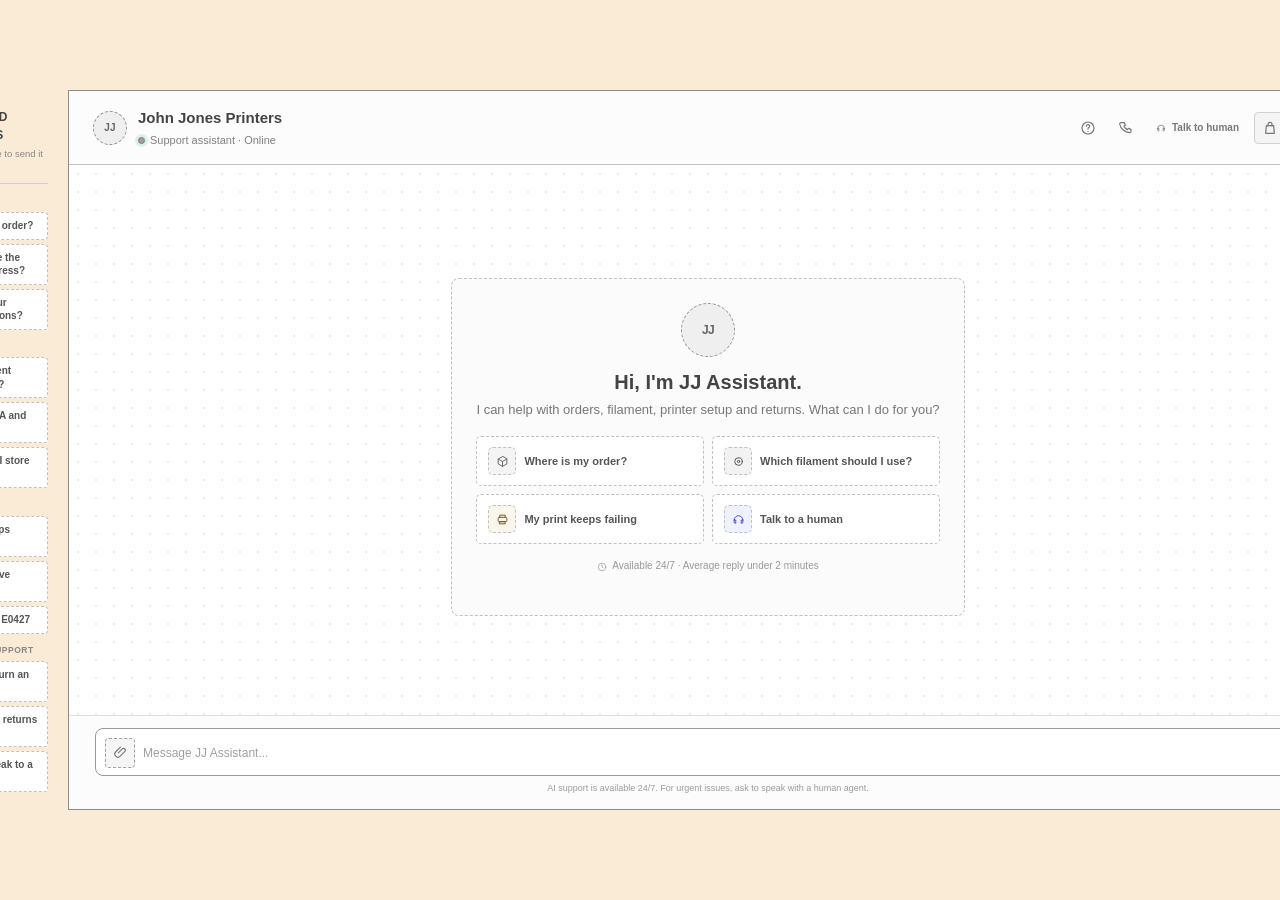
<file: wireframe/high-fidelity/index.html>
<!DOCTYPE html>
<html lang="en-GB">
<head>
    <meta charset="UTF-8">
    <meta name="viewport" content="width=device-width, initial-scale=1.0">
    <meta name="theme-color" content="#faebd7">
    <meta name="description" content="Chatbot wireframe for John Jones Printers customer support.">
    <title>Customer Support Chatbot · John Jones Printers</title>
    <link rel="icon" href="data:image/svg+xml,%3Csvg xmlns='http://www.w3.org/2000/svg' viewBox='0 0 64 64'%3E%3Crect width='64' height='64' fill='%23efefef' stroke='%238f8f8f' stroke-dasharray='4 3'/%3E%3Ctext x='32' y='43' text-anchor='middle' font-family='Arial,sans-serif' font-size='26' font-weight='700' fill='%23666666'%3EJJ%3C/text%3E%3C/svg%3E">
    <link rel="stylesheet" href="style.css">
    <link rel="stylesheet" href="wireframe.css">
</head>
<body>
<a class="skip-link" href="#messages">Skip to conversation</a>

    <aside class="seed-panel" aria-label="Valid seed messages">
        <div class="seed-head">
            <h2>Valid seed messages</h2>
            <p>Click a message to send it into the chat.</p>
        </div>

        <div class="seed-group">
            <h3>Orders</h3>
            <button class="seed-item" type="button" data-seed-message="Where is my order?">Where is my order?</button>
            <button class="seed-item" type="button" data-seed-message="Can I change the delivery address on my order? It has already shipped.">Can I change the delivery address?</button>
            <button class="seed-item" type="button" data-seed-message="What are your delivery options?">What are your delivery options?</button>
        </div>

        <div class="seed-group">
            <h3>Filament</h3>
            <button class="seed-item" type="button" data-seed-message="I'm looking for black PLA filament">Which filament should I use?</button>
            <button class="seed-item" type="button" data-seed-message="Can you compare PLA and PLA+?">Compare PLA and PLA+</button>
            <button class="seed-item" type="button" data-seed-message="How should I store PLA?">How should I store PLA?</button>
        </div>

        <div class="seed-group">
            <h3>Printing</h3>
            <button class="seed-item" type="button" data-seed-message="My print keeps failing halfway through">My print keeps failing</button>
            <button class="seed-item" type="button" data-seed-message="My prints have stringing">My prints have stringing</button>
            <button class="seed-item" type="button" data-seed-message="My printer is showing error code E0427. What does it mean?">Printer error E0427</button>
        </div>

        <div class="seed-group">
            <h3>Returns &amp; support</h3>
            <button class="seed-item" type="button" data-seed-message="I'd like to return an item">I'd like to return an item</button>
            <button class="seed-item" type="button" data-seed-message="What is your returns policy?">What is your returns policy?</button>
            <button class="seed-item" type="button" data-seed-message="I need to speak to a human">I need to speak to a human</button>
        </div>
    </aside>

<div id="main">
    <section class="chat-card" aria-label="Customer support conversation">
        <header class="chat-header">
            <div class="chat-identity">
                <div class="brand-mark" id="chatAvatar" aria-hidden="true">JJ</div>
                <div class="chat-heading">
                    <h1 id="chatTitle">John Jones Printers</h1>
                    <p id="chatStatus"><span class="status-dot online" aria-hidden="true"></span> Support assistant · Online</p>
                </div>
            </div>
            <div class="chat-actions">
                <button class="icon-btn chat-action" id="faqBtn" type="button" aria-label="Open help centre">
                    <span data-icon="help"></span>
                </button>
                <button class="icon-btn chat-action" id="voiceBtn" type="button" aria-label="Start a voice call">
                    <span data-icon="phone"></span>
                </button>
                <button class="btn btn-quiet chat-action transfer-action" type="button" data-action="transfer">
                    <span data-icon="headset"></span>
                    <span class="chat-action-label">Talk to human</span>
                </button>
                <button class="icon-btn cart-btn" id="cartBtn" type="button" aria-label="Open cart">
                    <span data-icon="bag"></span>
                    <span class="cart-count" id="cartCount" hidden>0</span>
                </button>
                <div class="chat-menu-wrap">
                    <button class="icon-btn" id="chatMenuBtn" type="button" aria-label="Conversation options" aria-expanded="false" aria-controls="chatMenu">
                        <span data-icon="more"></span>
                    </button>
                    <div class="menu-popover" id="chatMenu" hidden>
                        <button type="button" data-action="download-transcript">
                            <span data-icon="download"></span> Download transcript
                        </button>
                        <button type="button" data-action="email-transcript">
                            <span data-icon="mail"></span> Email transcript
                        </button>
                        <button type="button" data-action="report">
                            <span data-icon="flag"></span> Report a problem
                        </button>
                    </div>
                </div>
            </div>
        </header>

        <div class="messages" id="messages" role="log" aria-live="polite" aria-relevant="additions" tabindex="0"></div>

        <div class="quick-replies" id="quickReplies" aria-label="Suggested replies"></div>

        <footer class="composer-wrap">
            <div class="attachment-preview" id="attachmentPreview" hidden></div>
            <form class="composer" id="composer">
                <button class="icon-btn attach-btn" id="attachBtn" type="button" aria-label="Attach a file">
                    <span data-icon="paperclip"></span>
                </button>
                <input type="file" id="fileInput" hidden>
                <label class="sr-only" for="messageInput">Message JJ Assistant</label>
                <textarea id="messageInput" rows="1" placeholder="Message JJ Assistant..." autocomplete="off"></textarea>
                <button class="send-btn" id="sendBtn" type="submit" aria-label="Send message" disabled>
                    <span data-icon="send"></span>
                </button>
            </form>
            <p class="disclaimer" id="composerNote">Automated support assistant. For urgent issues, ask to speak with a human agent.</p>
        </footer>
    </section>
</div>

<!-- Product detail -->
<div class="modal-backdrop" id="productModal" hidden>
    <div class="modal product-modal" role="dialog" aria-modal="true" aria-labelledby="productTitle">
        <button class="modal-close" type="button" data-close aria-label="Close product details"><span data-icon="x"></span></button>
        <div class="product-modal-grid">
            <div class="product-modal-visual" id="productModalVisual"></div>
            <div class="product-modal-info">
                <span class="eyebrow" id="productTag">John Jones filament</span>
                <h2 id="productTitle">Basic PLA</h2>
                <div class="rating-row" id="productRating"></div>
                <p class="product-description" id="productDescription"></p>
                <ul class="feature-list">
                    <li><span data-icon="check"></span> 1.75 mm diameter, ±0.02 mm tolerance</li>
                    <li><span data-icon="check"></span> Consistent extrusion from first layer to last</li>
                    <li><span data-icon="check"></span> Recyclable cardboard spool</li>
                </ul>
                <div class="purchase-row">
                    <strong class="modal-price" id="productPrice">£19.99</strong>
                    <div class="qty-stepper" aria-label="Quantity">
                        <button type="button" data-qty="down" aria-label="Decrease quantity"><span data-icon="minus"></span></button>
                        <span id="productQty">1</span>
                        <button type="button" data-qty="up" aria-label="Increase quantity"><span data-icon="plus"></span></button>
                    </div>
                </div>
                <button class="btn btn-primary btn-block" id="productAdd" type="button">
                    <span data-icon="bag"></span>
                    Add to cart
                </button>
                <p class="stock-note" id="productStock">In stock · dispatched today</p>
            </div>
        </div>
    </div>
</div>

<!-- Help centre -->
<div class="modal-backdrop" id="faqModal" hidden>
    <div class="modal faq-modal" role="dialog" aria-modal="true" aria-labelledby="faqTitle">
        <header class="modal-header">
            <div>
                <span class="eyebrow">Support library</span>
                <h2 id="faqTitle">Help centre</h2>
            </div>
            <button class="icon-btn" type="button" data-close aria-label="Close help centre"><span data-icon="x"></span></button>
        </header>
        <div class="faq-search">
            <span data-icon="search"></span>
            <label class="sr-only" for="faqSearch">Search help articles</label>
            <input id="faqSearch" type="search" placeholder="Search orders, filament, returns...">
        </div>
        <div class="faq-list" id="faqList"></div>
        <footer class="modal-footer">
            <p>Can't find what you need?</p>
            <button class="btn btn-primary" id="faqAsk" type="button">
                <span data-icon="sparkle"></span>
                Ask JJ Assistant
            </button>
        </footer>
    </div>
</div>

<!-- Cart -->
<div class="modal-backdrop" id="cartModal" hidden>
    <div class="modal cart-modal" role="dialog" aria-modal="true" aria-labelledby="cartTitle">
        <header class="modal-header">
            <div>
                <span class="eyebrow">Your basket</span>
                <h2 id="cartTitle">Cart</h2>
            </div>
            <button class="icon-btn" type="button" data-close aria-label="Close cart"><span data-icon="x"></span></button>
        </header>
        <div class="cart-body" id="cartBody"></div>
        <footer class="cart-footer" id="cartFooter">
            <div class="cart-total-row">
                <span>Subtotal</span>
                <strong id="cartSubtotal">£0.00</strong>
            </div>
            <p>Shipping and taxes calculated at checkout.</p>
            <button class="btn btn-primary btn-block" id="checkoutBtn" type="button">Go to checkout</button>
        </footer>
    </div>
</div>

<!-- Voice call -->
<div class="modal-backdrop" id="voiceModal" hidden>
    <div class="modal voice-modal" role="dialog" aria-modal="true" aria-labelledby="voiceTitle">
        <button class="modal-close" type="button" data-close aria-label="Close voice call"><span data-icon="x"></span></button>
        <div class="voice-orb" id="voiceOrb" aria-hidden="true">
            <span data-icon="waveform"></span>
        </div>
        <span class="eyebrow">Voice support</span>
        <h2 id="voiceTitle">JJ Assistant</h2>
        <p class="voice-status" id="voiceStatus">Connecting securely…</p>
        <div class="waveform" id="waveform" aria-hidden="true">
            <span></span><span></span><span></span><span></span><span></span><span></span><span></span><span></span><span></span>
        </div>
        <p class="call-timer" id="callTimer">00:00</p>
        <div class="voice-actions">
            <button class="call-btn" id="muteBtn" type="button" aria-label="Mute microphone" aria-pressed="false">
                <span data-icon="mic"></span>
            </button>
            <button class="call-btn call-end" id="endCallBtn" type="button" aria-label="End call">
                <span data-icon="phone-off"></span>
            </button>
        </div>
        <p class="voice-hint">Voice support is simulated in this wireframe.</p>
    </div>
</div>

<!-- Video -->
<div class="modal-backdrop" id="videoModal" hidden>
    <div class="modal video-modal" role="dialog" aria-modal="true" aria-labelledby="videoTitle">
        <button class="modal-close" type="button" data-close aria-label="Close video"><span data-icon="x"></span></button>
        <div class="video-player" id="videoPlayer">
            <div class="video-poster" id="videoPoster">
                <span class="video-badge">2 min fix</span>
                <button class="play-btn" id="playBtn" type="button" aria-label="Play video">
                    <span data-icon="play"></span>
                </button>
            </div>
            <div class="video-controls">
                <button class="icon-btn" id="videoToggle" type="button" aria-label="Pause video"><span data-icon="pause"></span></button>
                <div class="video-track" aria-hidden="true"><span id="videoProgress"></span></div>
                <span class="video-time" id="videoTime">0:00 / 1:42</span>
            </div>
        </div>
        <h2 id="videoTitle">Fixing layer shifts on a 3D printer</h2>
        <p>A short walkthrough covering belt tension, print speed and first-layer adhesion.</p>
    </div>
</div>

<div class="toast" id="toast" role="status" aria-live="polite"></div>

<script src="app.js"></script>
</body>
</html>
</file>
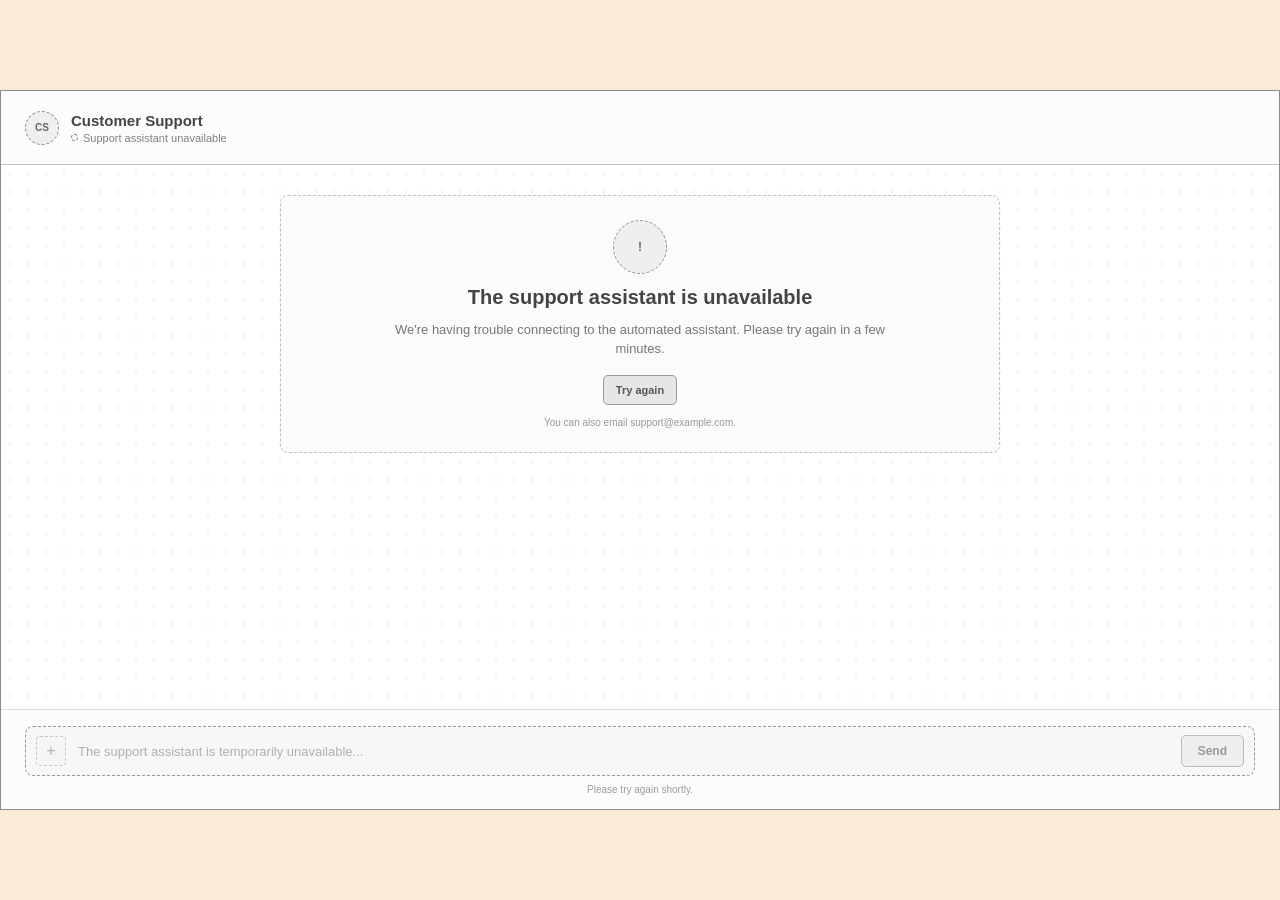
<file: wireframe/chatbot-unavailable.html>
<!DOCTYPE html>
<html lang="en">
<head>
    <meta charset="UTF-8">
    <meta name="viewport" content="width=device-width, initial-scale=1.0">
    <title>Chatbot Unavailable - Customer Support Wireframe</title>
    <link rel="stylesheet" href="style.css">
</head>
<body>
    <div id="main">
        <section class="chat">
            <header class="chat-header">
                <div class="avatar" aria-hidden="true">CS</div>
                <div class="chat-title">
                    <strong>Customer Support</strong>
                    <span class="status">
                        <span class="status-dot offline" aria-hidden="true"></span>
                        Support assistant unavailable
                    </span>
                </div>
            </header>

            <div class="messages">
                <div class="welcome-panel">
                    <div class="welcome-avatar" aria-hidden="true">!</div>
                    <h1 class="welcome-title">The support assistant is unavailable</h1>
                    <p class="welcome-text">We're having trouble connecting to the automated assistant. Please try again in a few minutes.</p>

                    <div class="welcome-actions">
                        <button type="button" class="secondary-btn primary">Try again</button>
                    </div>

                    <p class="welcome-meta">You can also email support@example.com.</p>
                </div>
            </div>

            <footer class="composer-wrap">
                <div class="composer is-disabled">
                    <button type="button" class="attach-btn" aria-label="Attach a file" disabled>+</button>
                    <div class="input-placeholder">The support assistant is temporarily unavailable...</div>
                    <button type="button" class="send-btn" disabled>Send</button>
                </div>
                <p class="disclaimer">Please try again shortly.</p>
            </footer>
        </section>
    </div>
</body>
</html>
</file>
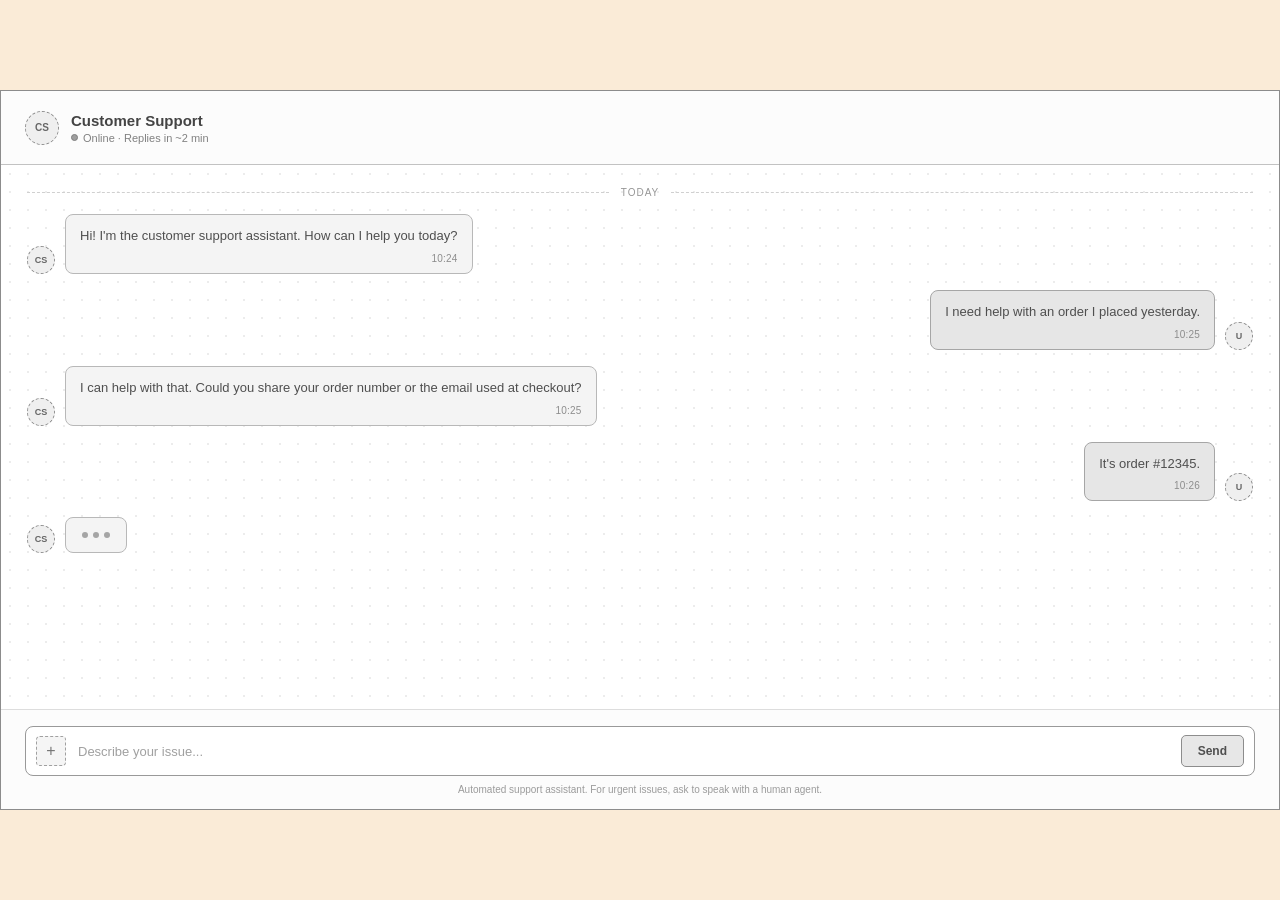
<file: wireframe/default.html>
<!DOCTYPE html>
<html lang="en">
<head>
    <meta charset="UTF-8">
    <meta name="viewport" content="width=device-width, initial-scale=1.0">
    <title>Customer Support Chatbot Wireframe</title>
    <link rel="stylesheet" href="style.css">
</head>
<body>
    <div id="main">
        <!-- Main chat panel -->
        <section class="chat">
            <header class="chat-header">
                <div class="avatar" aria-hidden="true">CS</div>
                <div class="chat-title">
                    <strong>Customer Support</strong>
                    <span class="status">
                        <span class="status-dot" aria-hidden="true"></span>
                        Online &middot; Replies in ~2 min
                    </span>
                </div>
            </header>

            <div class="messages">
                <div class="date-divider"><span>Today</span></div>

                <div class="message bot">
                    <div class="avatar small" aria-hidden="true">CS</div>
                    <div class="bubble">
                        <p>Hi! I'm the customer support assistant. How can I help you today?</p>
                        <span class="time">10:24</span>
                    </div>
                </div>

                <div class="message user">
                    <div class="avatar small" aria-hidden="true">U</div>
                    <div class="bubble">
                        <p>I need help with an order I placed yesterday.</p>
                        <span class="time">10:25</span>
                    </div>
                </div>

                <div class="message bot">
                    <div class="avatar small" aria-hidden="true">CS</div>
                    <div class="bubble">
                        <p>I can help with that. Could you share your order number or the email used at checkout?</p>
                        <span class="time">10:25</span>
                    </div>
                </div>

                <div class="message user">
                    <div class="avatar small" aria-hidden="true">U</div>
                    <div class="bubble">
                        <p>It's order #12345.</p>
                        <span class="time">10:26</span>
                    </div>
                </div>

                <div class="message bot typing">
                    <div class="avatar small" aria-hidden="true">CS</div>
                    <div class="bubble" aria-label="Support assistant is typing">
                        <span class="typing-dot"></span>
                        <span class="typing-dot"></span>
                        <span class="typing-dot"></span>
                    </div>
                </div>
            </div>

            <footer class="composer-wrap">
                <div class="composer">
                    <button type="button" class="attach-btn" aria-label="Attach a file">+</button>
                    <div class="input-placeholder">Describe your issue...</div>
                    <button type="button" class="send-btn">Send</button>
                </div>
                <p class="disclaimer">Automated support assistant. For urgent issues, ask to speak with a human agent.</p>
            </footer>
        </section>
    </div>
</body>
</html>
</file>
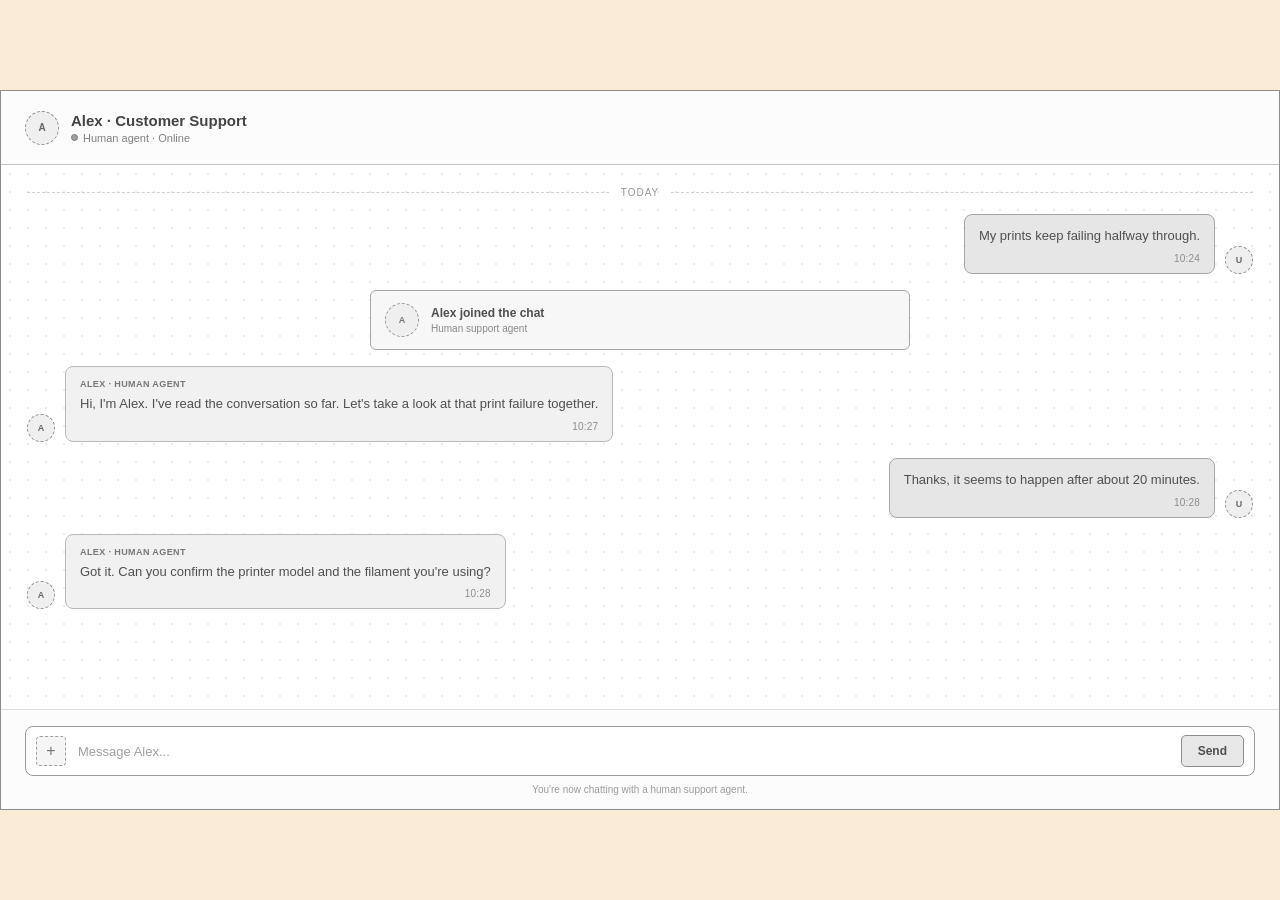
<file: wireframe/human-joined.html>
<!DOCTYPE html>
<html lang="en">
<head>
    <meta charset="UTF-8">
    <meta name="viewport" content="width=device-width, initial-scale=1.0">
    <title>Human Joined - Customer Support Wireframe</title>
    <link rel="stylesheet" href="style.css">
</head>
<body>
    <div id="main">
        <section class="chat">
            <header class="chat-header">
                <div class="avatar" aria-hidden="true">A</div>
                <div class="chat-title">
                    <strong>Alex &middot; Customer Support</strong>
                    <span class="status">
                        <span class="status-dot" aria-hidden="true"></span>
                        Human agent &middot; Online
                    </span>
                </div>
            </header>

            <div class="messages">
                <div class="date-divider"><span>Today</span></div>

                <div class="message user">
                    <div class="avatar small" aria-hidden="true">U</div>
                    <div class="bubble">
                        <p>My prints keep failing halfway through.</p>
                        <span class="time">10:24</span>
                    </div>
                </div>

                <div class="transfer-notice connected">
                    <div class="transfer-icon" aria-hidden="true">A</div>
                    <div class="transfer-info">
                        <strong class="transfer-title">Alex joined the chat</strong>
                        <span class="transfer-meta">Human support agent</span>
                    </div>
                </div>

                <div class="message agent">
                    <div class="avatar small" aria-hidden="true">A</div>
                    <div class="bubble">
                        <span class="sender">Alex &middot; Human agent</span>
                        <p>Hi, I'm Alex. I've read the conversation so far. Let's take a look at that print failure together.</p>
                        <span class="time">10:27</span>
                    </div>
                </div>

                <div class="message user">
                    <div class="avatar small" aria-hidden="true">U</div>
                    <div class="bubble">
                        <p>Thanks, it seems to happen after about 20 minutes.</p>
                        <span class="time">10:28</span>
                    </div>
                </div>

                <div class="message agent">
                    <div class="avatar small" aria-hidden="true">A</div>
                    <div class="bubble">
                        <span class="sender">Alex &middot; Human agent</span>
                        <p>Got it. Can you confirm the printer model and the filament you're using?</p>
                        <span class="time">10:28</span>
                    </div>
                </div>
            </div>

            <footer class="composer-wrap">
                <div class="composer">
                    <button type="button" class="attach-btn" aria-label="Attach a file">+</button>
                    <div class="input-placeholder">Message Alex...</div>
                    <button type="button" class="send-btn">Send</button>
                </div>
                <p class="disclaimer">You're now chatting with a human support agent.</p>
            </footer>
        </section>
    </div>
</body>
</html>
</file>
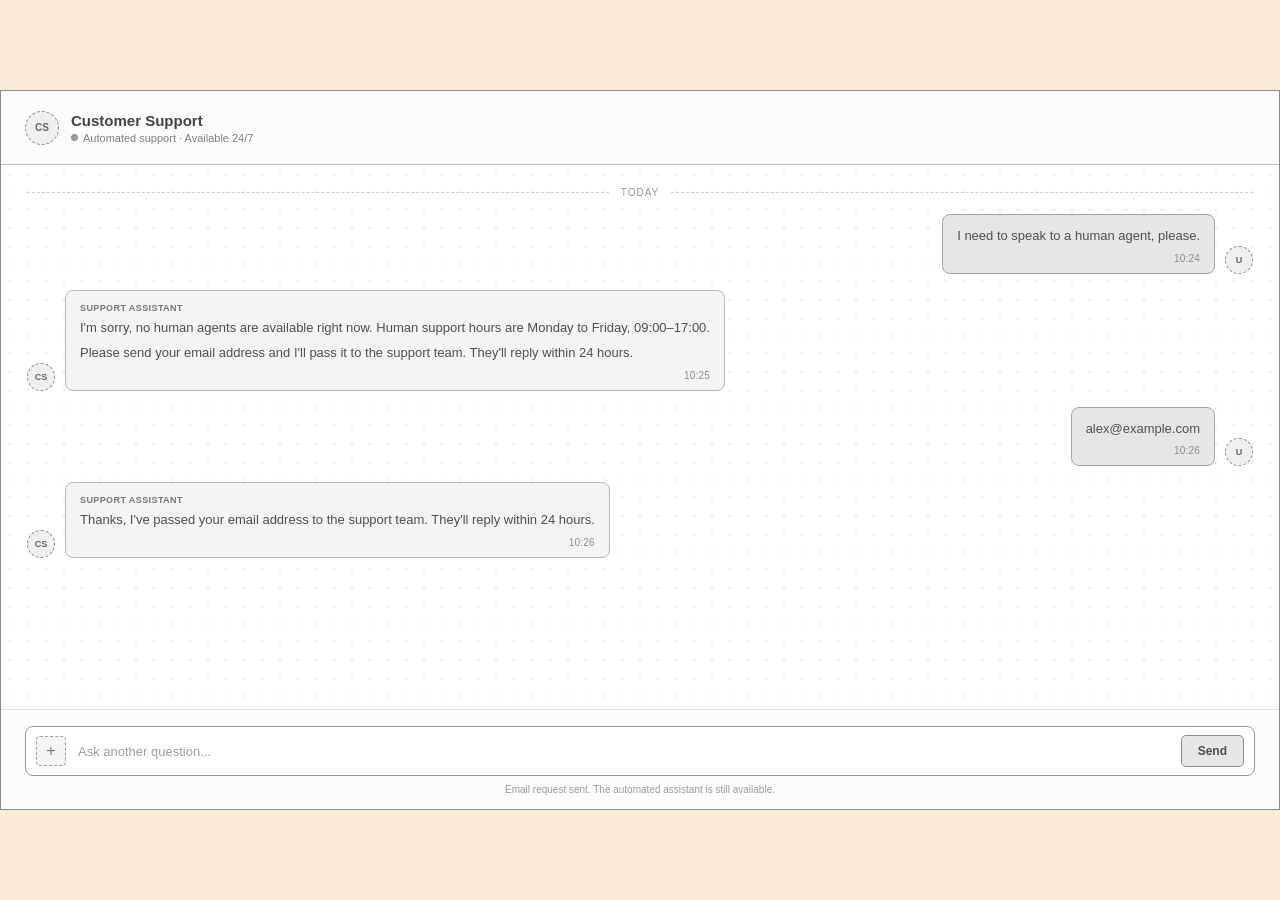
<file: wireframe/human-unavailable.html>
<!DOCTYPE html>
<html lang="en">
<head>
    <meta charset="UTF-8">
    <meta name="viewport" content="width=device-width, initial-scale=1.0">
    <title>Human Unavailable - Customer Support Wireframe</title>
    <link rel="stylesheet" href="style.css">
</head>
<body>
    <div id="main">
        <section class="chat">
            <header class="chat-header">
                <div class="avatar" aria-hidden="true">CS</div>
                <div class="chat-title">
                    <strong>Customer Support</strong>
                    <span class="status">
                        <span class="status-dot" aria-hidden="true"></span>
                        Automated support &middot; Available 24/7
                    </span>
                </div>
            </header>

            <div class="messages">
                <div class="date-divider"><span>Today</span></div>

                <div class="message user">
                    <div class="avatar small" aria-hidden="true">U</div>
                    <div class="bubble">
                        <p>I need to speak to a human agent, please.</p>
                        <span class="time">10:24</span>
                    </div>
                </div>

                <div class="message bot">
                    <div class="avatar small" aria-hidden="true">CS</div>
                    <div class="bubble">
                        <span class="sender">Support assistant</span>
                        <p>I'm sorry, no human agents are available right now. Human support hours are Monday to Friday, 09:00&ndash;17:00.</p>
                        <p>Please send your email address and I'll pass it to the support team. They'll reply within 24 hours.</p>
                        <span class="time">10:25</span>
                    </div>
                </div>

                <div class="message user">
                    <div class="avatar small" aria-hidden="true">U</div>
                    <div class="bubble">
                        <p>alex@example.com</p>
                        <span class="time">10:26</span>
                    </div>
                </div>

                <div class="message bot">
                    <div class="avatar small" aria-hidden="true">CS</div>
                    <div class="bubble">
                        <span class="sender">Support assistant</span>
                        <p>Thanks, I've passed your email address to the support team. They'll reply within 24 hours.</p>
                        <span class="time">10:26</span>
                    </div>
                </div>
            </div>

            <footer class="composer-wrap">
                <div class="composer">
                    <button type="button" class="attach-btn" aria-label="Attach a file">+</button>
                    <div class="input-placeholder">Ask another question...</div>
                    <button type="button" class="send-btn">Send</button>
                </div>
                <p class="disclaimer">Email request sent. The automated assistant is still available.</p>
            </footer>
        </section>
    </div>
</body>
</html>
</file>
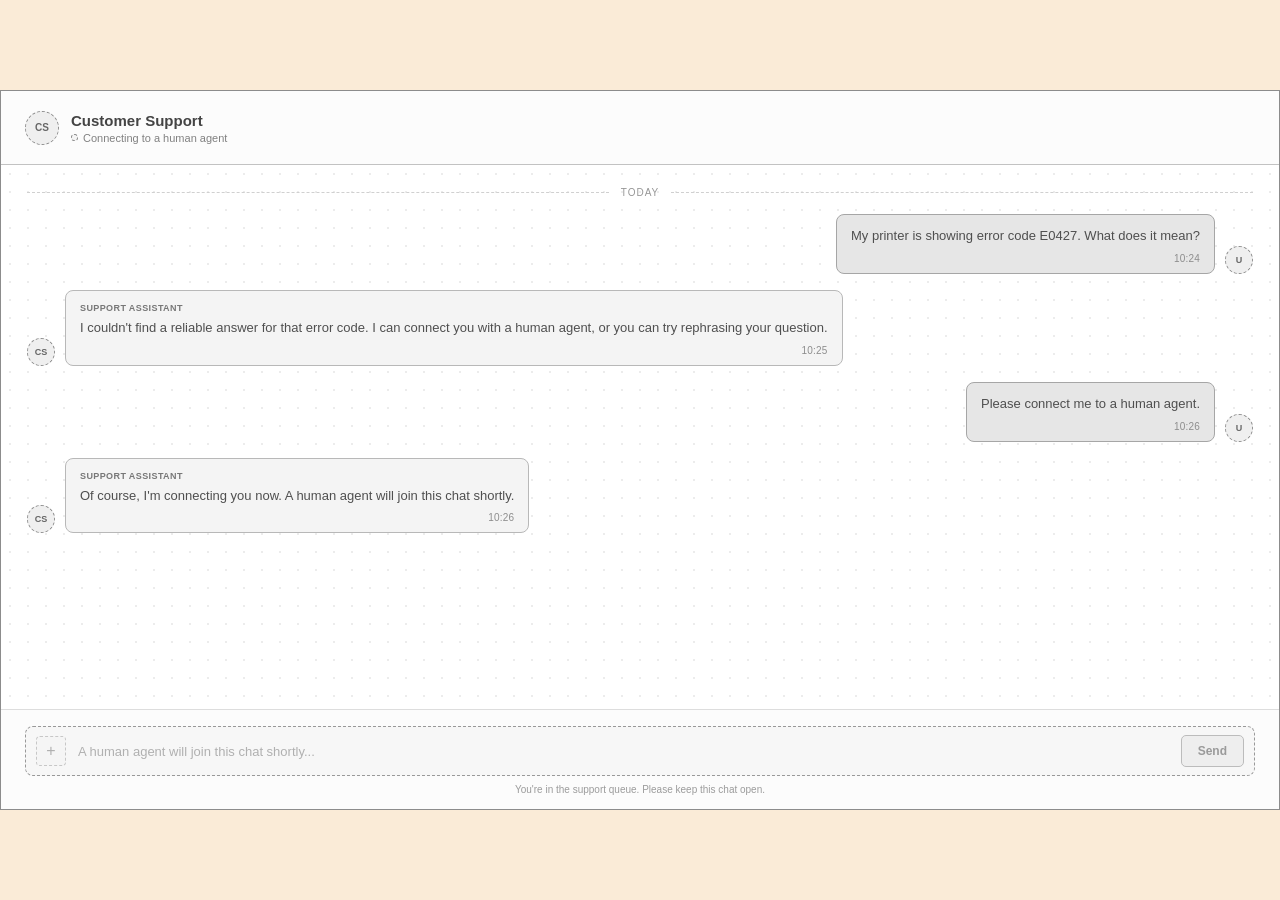
<file: wireframe/no-answer.html>
<!DOCTYPE html>
<html lang="en">
<head>
    <meta charset="UTF-8">
    <meta name="viewport" content="width=device-width, initial-scale=1.0">
    <title>No Answer - Customer Support Wireframe</title>
    <link rel="stylesheet" href="style.css">
</head>
<body>
    <div id="main">
        <section class="chat">
            <header class="chat-header">
                <div class="avatar" aria-hidden="true">CS</div>
                <div class="chat-title">
                    <strong>Customer Support</strong>
                    <span class="status">
                        <span class="status-dot pending" aria-hidden="true"></span>
                        Connecting to a human agent
                    </span>
                </div>
            </header>

            <div class="messages">
                <div class="date-divider"><span>Today</span></div>

                <div class="message user">
                    <div class="avatar small" aria-hidden="true">U</div>
                    <div class="bubble">
                        <p>My printer is showing error code E0427. What does it mean?</p>
                        <span class="time">10:24</span>
                    </div>
                </div>

                <div class="message bot">
                    <div class="avatar small" aria-hidden="true">CS</div>
                    <div class="bubble">
                        <span class="sender">Support assistant</span>
                        <p>I couldn't find a reliable answer for that error code. I can connect you with a human agent, or you can try rephrasing your question.</p>
                        <span class="time">10:25</span>
                    </div>
                </div>

                <div class="message user">
                    <div class="avatar small" aria-hidden="true">U</div>
                    <div class="bubble">
                        <p>Please connect me to a human agent.</p>
                        <span class="time">10:26</span>
                    </div>
                </div>

                <div class="message bot">
                    <div class="avatar small" aria-hidden="true">CS</div>
                    <div class="bubble">
                        <span class="sender">Support assistant</span>
                        <p>Of course, I'm connecting you now. A human agent will join this chat shortly.</p>
                        <span class="time">10:26</span>
                    </div>
                </div>
            </div>

            <footer class="composer-wrap">
                <div class="composer is-disabled">
                    <button type="button" class="attach-btn" aria-label="Attach a file" disabled>+</button>
                    <div class="input-placeholder">A human agent will join this chat shortly...</div>
                    <button type="button" class="send-btn" disabled>Send</button>
                </div>
                <p class="disclaimer">You're in the support queue. Please keep this chat open.</p>
            </footer>
        </section>
    </div>
</body>
</html>
</file>
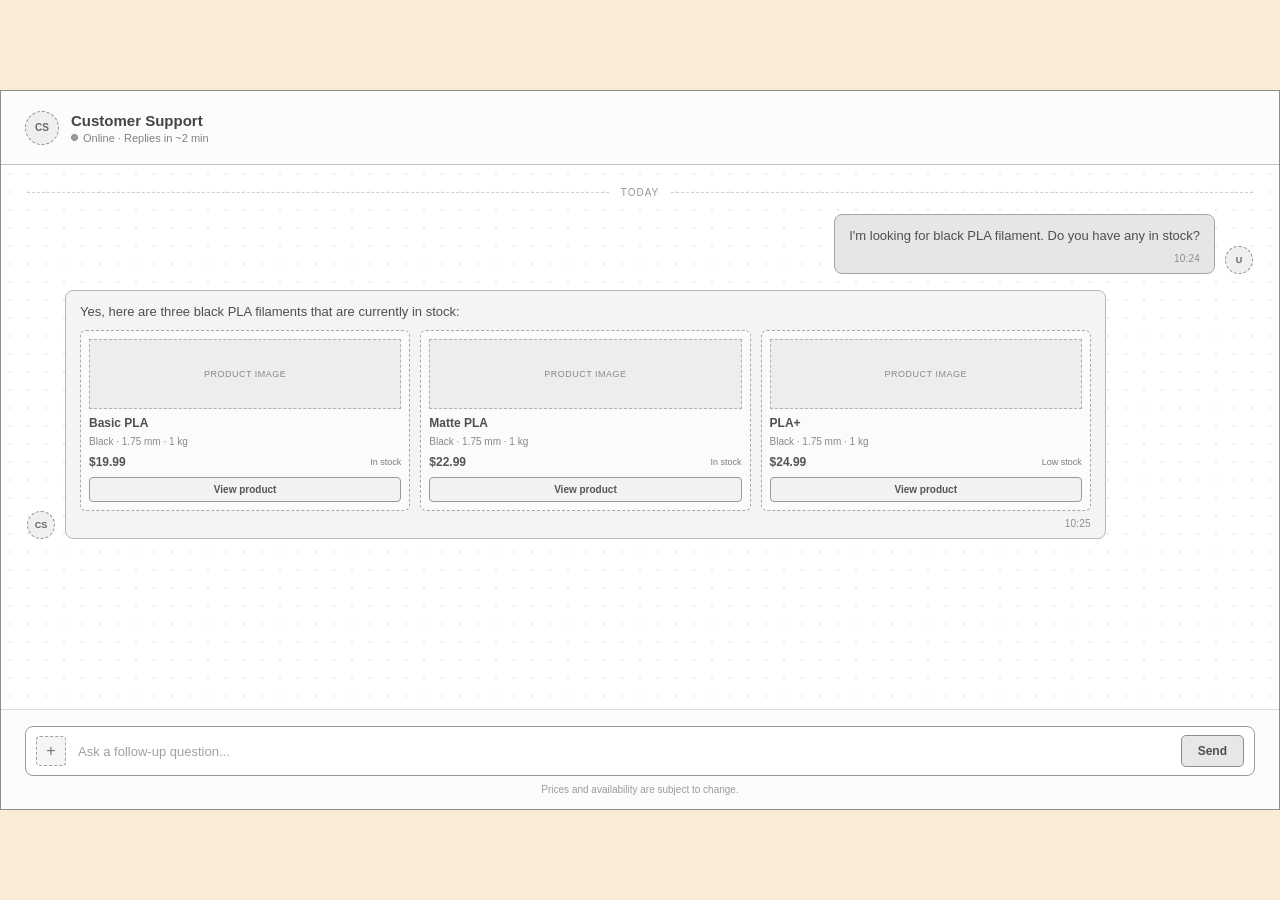
<file: wireframe/product-listing.html>
<!DOCTYPE html>
<html lang="en">
<head>
    <meta charset="UTF-8">
    <meta name="viewport" content="width=device-width, initial-scale=1.0">
    <title>Product Listing - Customer Support Wireframe</title>
    <link rel="stylesheet" href="style.css">
</head>
<body>
    <div id="main">
        <section class="chat">
            <header class="chat-header">
                <div class="avatar" aria-hidden="true">CS</div>
                <div class="chat-title">
                    <strong>Customer Support</strong>
                    <span class="status">
                        <span class="status-dot" aria-hidden="true"></span>
                        Online &middot; Replies in ~2 min
                    </span>
                </div>
            </header>

            <div class="messages">
                <div class="date-divider"><span>Today</span></div>

                <div class="message user">
                    <div class="avatar small" aria-hidden="true">U</div>
                    <div class="bubble">
                        <p>I'm looking for black PLA filament. Do you have any in stock?</p>
                        <span class="time">10:24</span>
                    </div>
                </div>

                <div class="message bot products">
                    <div class="avatar small" aria-hidden="true">CS</div>
                    <div class="bubble">
                        <p>Yes, here are three black PLA filaments that are currently in stock:</p>

                        <div class="product-list">
                            <article class="product-card">
                                <div class="product-image">Product image</div>
                                <strong class="product-name">Basic PLA</strong>
                                <span class="product-meta">Black &middot; 1.75 mm &middot; 1 kg</span>
                                <div class="product-footer">
                                    <span class="product-price">$19.99</span>
                                    <span class="product-stock">In stock</span>
                                </div>
                                <button type="button" class="product-btn">View product</button>
                            </article>

                            <article class="product-card">
                                <div class="product-image">Product image</div>
                                <strong class="product-name">Matte PLA</strong>
                                <span class="product-meta">Black &middot; 1.75 mm &middot; 1 kg</span>
                                <div class="product-footer">
                                    <span class="product-price">$22.99</span>
                                    <span class="product-stock">In stock</span>
                                </div>
                                <button type="button" class="product-btn">View product</button>
                            </article>

                            <article class="product-card">
                                <div class="product-image">Product image</div>
                                <strong class="product-name">PLA+</strong>
                                <span class="product-meta">Black &middot; 1.75 mm &middot; 1 kg</span>
                                <div class="product-footer">
                                    <span class="product-price">$24.99</span>
                                    <span class="product-stock">Low stock</span>
                                </div>
                                <button type="button" class="product-btn">View product</button>
                            </article>
                        </div>

                        <span class="time">10:25</span>
                    </div>
                </div>
            </div>

            <footer class="composer-wrap">
                <div class="composer">
                    <button type="button" class="attach-btn" aria-label="Attach a file">+</button>
                    <div class="input-placeholder">Ask a follow-up question...</div>
                    <button type="button" class="send-btn">Send</button>
                </div>
                <p class="disclaimer">Prices and availability are subject to change.</p>
            </footer>
        </section>
    </div>
</body>
</html>
</file>
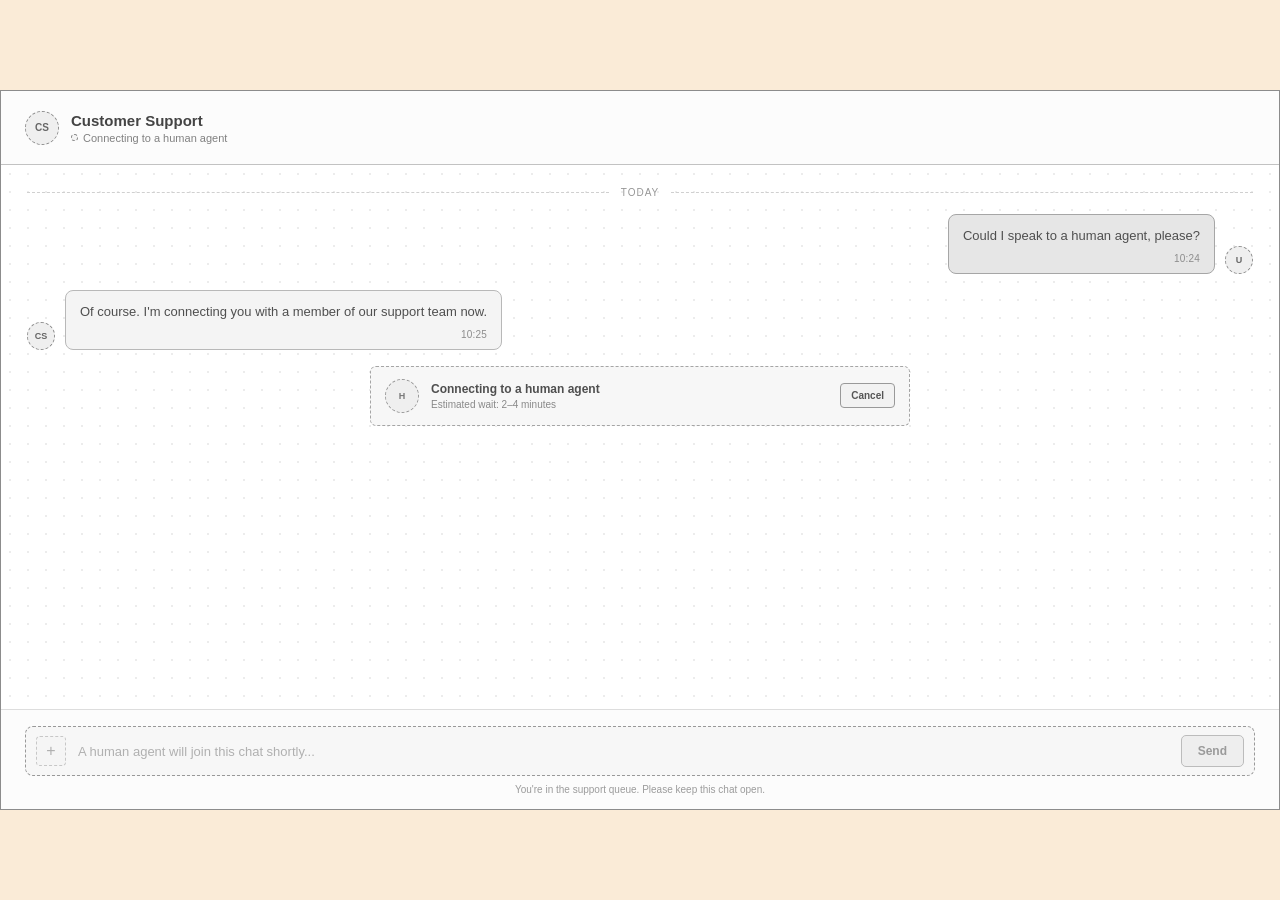
<file: wireframe/transfer-request.html>
<!DOCTYPE html>
<html lang="en">
<head>
    <meta charset="UTF-8">
    <meta name="viewport" content="width=device-width, initial-scale=1.0">
    <title>Request Human Agent - Customer Support Wireframe</title>
    <link rel="stylesheet" href="style.css">
</head>
<body>
    <div id="main">
        <section class="chat">
            <header class="chat-header">
                <div class="avatar" aria-hidden="true">CS</div>
                <div class="chat-title">
                    <strong>Customer Support</strong>
                    <span class="status">
                        <span class="status-dot pending" aria-hidden="true"></span>
                        Connecting to a human agent
                    </span>
                </div>
            </header>

            <div class="messages">
                <div class="date-divider"><span>Today</span></div>

                <div class="message user">
                    <div class="avatar small" aria-hidden="true">U</div>
                    <div class="bubble">
                        <p>Could I speak to a human agent, please?</p>
                        <span class="time">10:24</span>
                    </div>
                </div>

                <div class="message bot">
                    <div class="avatar small" aria-hidden="true">CS</div>
                    <div class="bubble">
                        <p>Of course. I'm connecting you with a member of our support team now.</p>
                        <span class="time">10:25</span>
                    </div>
                </div>

                <div class="transfer-notice">
                    <div class="transfer-icon" aria-hidden="true">H</div>
                    <div class="transfer-info">
                        <strong class="transfer-title">Connecting to a human agent</strong>
                        <span class="transfer-meta">Estimated wait: 2&ndash;4 minutes</span>
                    </div>
                    <button type="button" class="transfer-btn">Cancel</button>
                </div>
            </div>

            <footer class="composer-wrap">
                <div class="composer is-disabled">
                    <button type="button" class="attach-btn" aria-label="Attach a file" disabled>+</button>
                    <div class="input-placeholder">A human agent will join this chat shortly...</div>
                    <button type="button" class="send-btn" disabled>Send</button>
                </div>
                <p class="disclaimer">You're in the support queue. Please keep this chat open.</p>
            </footer>
        </section>
    </div>
</body>
</html>
</file>
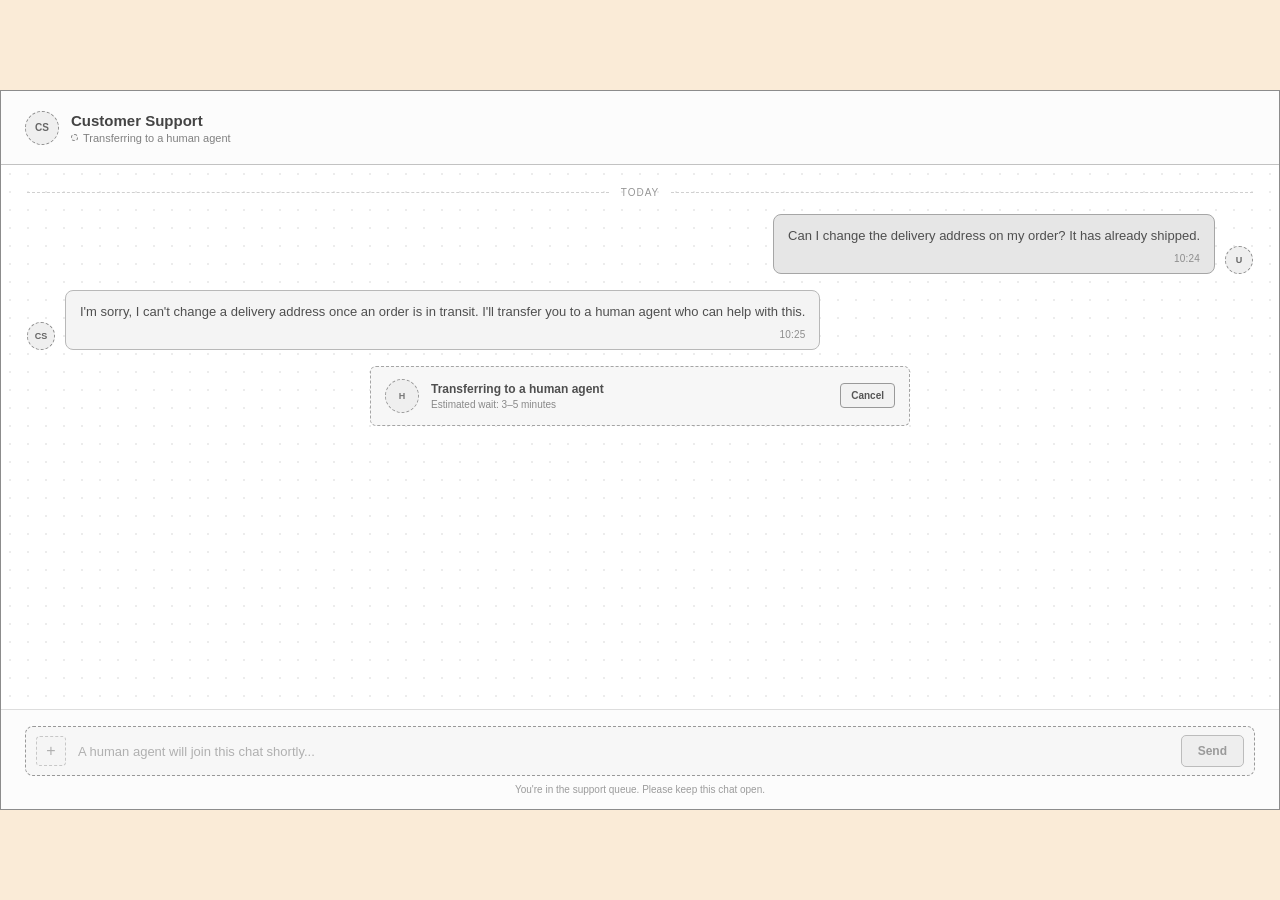
<file: wireframe/transfer-unable.html>
<!DOCTYPE html>
<html lang="en">
<head>
    <meta charset="UTF-8">
    <meta name="viewport" content="width=device-width, initial-scale=1.0">
    <title>Unable to Answer - Customer Support Wireframe</title>
    <link rel="stylesheet" href="style.css">
</head>
<body>
    <div id="main">
        <section class="chat">
            <header class="chat-header">
                <div class="avatar" aria-hidden="true">CS</div>
                <div class="chat-title">
                    <strong>Customer Support</strong>
                    <span class="status">
                        <span class="status-dot pending" aria-hidden="true"></span>
                        Transferring to a human agent
                    </span>
                </div>
            </header>

            <div class="messages">
                <div class="date-divider"><span>Today</span></div>

                <div class="message user">
                    <div class="avatar small" aria-hidden="true">U</div>
                    <div class="bubble">
                        <p>Can I change the delivery address on my order? It has already shipped.</p>
                        <span class="time">10:24</span>
                    </div>
                </div>

                <div class="message bot">
                    <div class="avatar small" aria-hidden="true">CS</div>
                    <div class="bubble">
                        <p>I'm sorry, I can't change a delivery address once an order is in transit. I'll transfer you to a human agent who can help with this.</p>
                        <span class="time">10:25</span>
                    </div>
                </div>

                <div class="transfer-notice">
                    <div class="transfer-icon" aria-hidden="true">H</div>
                    <div class="transfer-info">
                        <strong class="transfer-title">Transferring to a human agent</strong>
                        <span class="transfer-meta">Estimated wait: 3&ndash;5 minutes</span>
                    </div>
                    <button type="button" class="transfer-btn">Cancel</button>
                </div>
            </div>

            <footer class="composer-wrap">
                <div class="composer is-disabled">
                    <button type="button" class="attach-btn" aria-label="Attach a file" disabled>+</button>
                    <div class="input-placeholder">A human agent will join this chat shortly...</div>
                    <button type="button" class="send-btn" disabled>Send</button>
                </div>
                <p class="disclaimer">You're in the support queue. Please keep this chat open.</p>
            </footer>
        </section>
    </div>
</body>
</html>
</file>
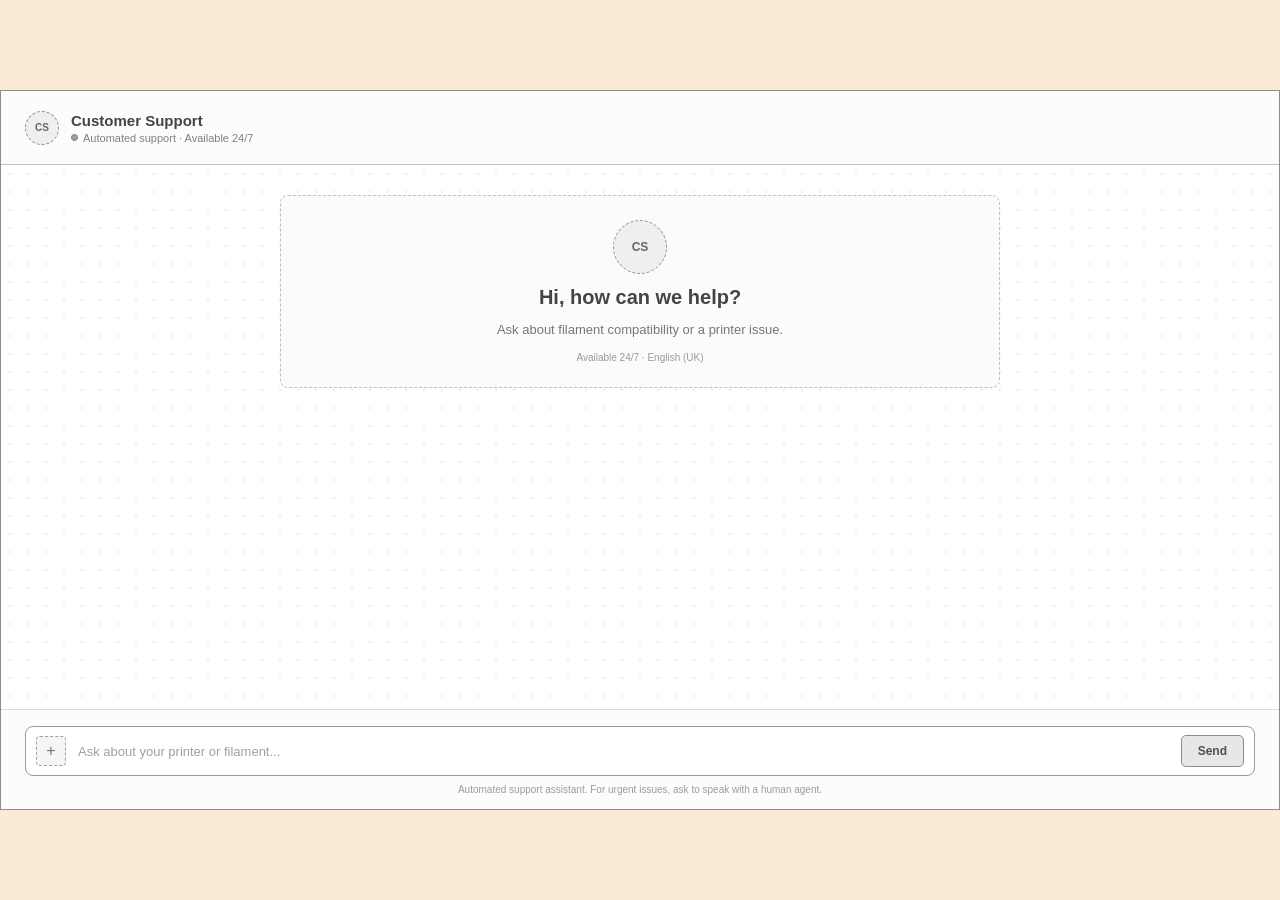
<file: wireframe/welcome.html>
<!DOCTYPE html>
<html lang="en">
<head>
    <meta charset="UTF-8">
    <meta name="viewport" content="width=device-width, initial-scale=1.0">
    <title>Welcome - Customer Support Wireframe</title>
    <link rel="stylesheet" href="style.css">
</head>
<body>
    <div id="main">
        <section class="chat">
            <header class="chat-header">
                <div class="avatar" aria-hidden="true">CS</div>
                <div class="chat-title">
                    <strong>Customer Support</strong>
                    <span class="status">
                        <span class="status-dot" aria-hidden="true"></span>
                        Automated support &middot; Available 24/7
                    </span>
                </div>
            </header>

            <div class="messages">
                <div class="welcome-panel">
                    <div class="welcome-avatar" aria-hidden="true">CS</div>
                    <h1 class="welcome-title">Hi, how can we help?</h1>
                    <p class="welcome-text">Ask about filament compatibility or a printer issue.</p>

                    <p class="welcome-meta">Available 24/7 &middot; English (UK)</p>
                </div>
            </div>

            <footer class="composer-wrap">
                <div class="composer">
                    <button type="button" class="attach-btn" aria-label="Attach a file">+</button>
                    <div class="input-placeholder">Ask about your printer or filament...</div>
                    <button type="button" class="send-btn">Send</button>
                </div>
                <p class="disclaimer">Automated support assistant. For urgent issues, ask to speak with a human agent.</p>
            </footer>
        </section>
    </div>
</body>
</html>
</file>
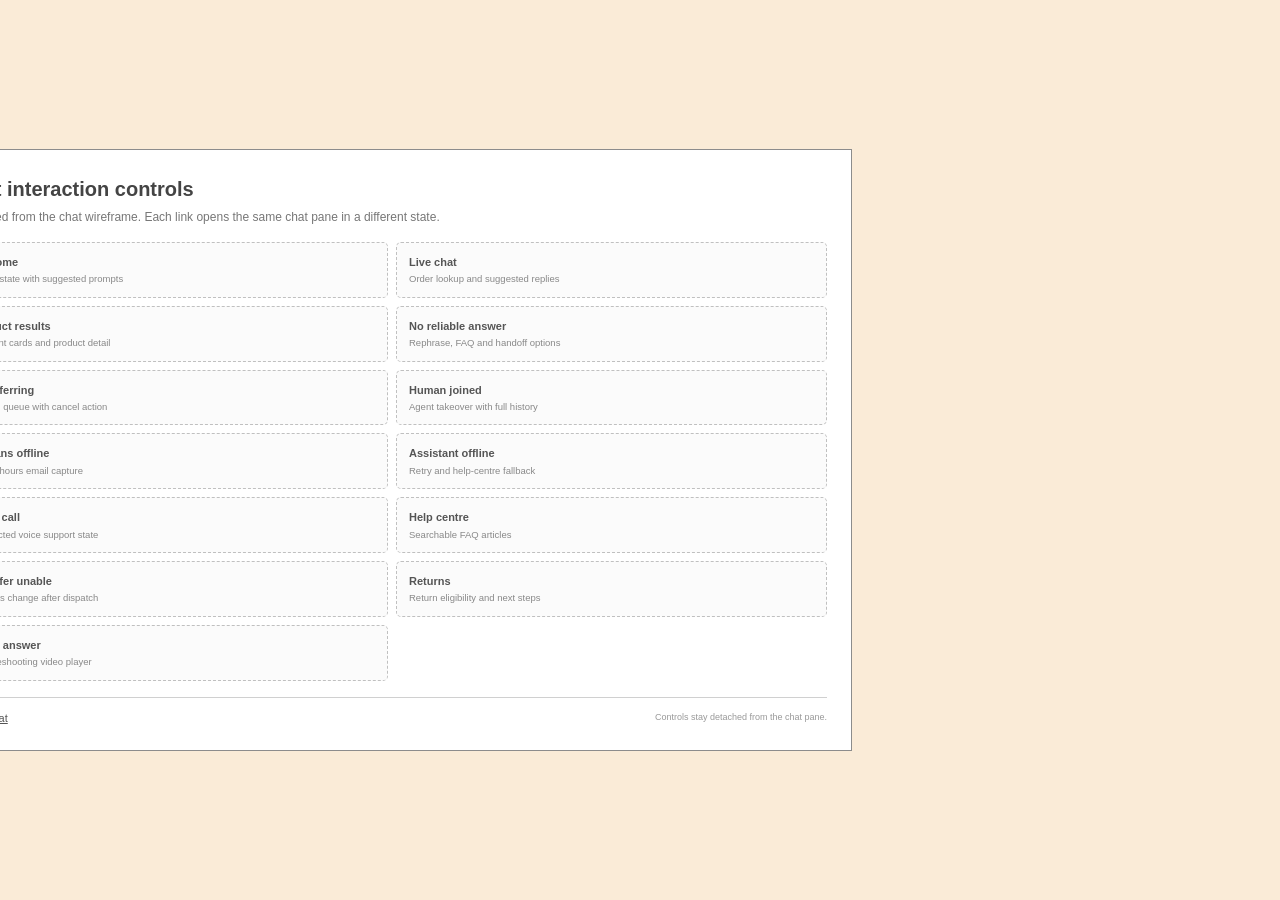
<file: wireframe/high-fidelity/controls.html>
<!DOCTYPE html>
<html lang="en-GB">
<head>
    <meta charset="UTF-8">
    <meta name="viewport" content="width=device-width, initial-scale=1.0">
    <meta name="theme-color" content="#faebd7">
    <title>Chat Controls · John Jones Printers</title>
    <link rel="stylesheet" href="wireframe.css">
</head>
<body>
<main class="controls-page">
    <h1>Chat interaction controls</h1>
    <p>Detached from the chat wireframe. Each link opens the same chat pane in a different state.</p>

    <div class="controls-list">
        <a class="control-link" href="index.html?scenario=welcome" target="_blank" rel="noopener">
            <strong>Welcome</strong>
            <span>Empty state with suggested prompts</span>
        </a>
        <a class="control-link" href="index.html?scenario=chat" target="_blank" rel="noopener">
            <strong>Live chat</strong>
            <span>Order lookup and suggested replies</span>
        </a>
        <a class="control-link" href="index.html?scenario=products" target="_blank" rel="noopener">
            <strong>Product results</strong>
            <span>Filament cards and product detail</span>
        </a>
        <a class="control-link" href="index.html?scenario=no-answer" target="_blank" rel="noopener">
            <strong>No reliable answer</strong>
            <span>Rephrase, FAQ and handoff options</span>
        </a>
        <a class="control-link" href="index.html?scenario=transferring" target="_blank" rel="noopener">
            <strong>Transferring</strong>
            <span>Human queue with cancel action</span>
        </a>
        <a class="control-link" href="index.html?scenario=human-joined" target="_blank" rel="noopener">
            <strong>Human joined</strong>
            <span>Agent takeover with full history</span>
        </a>
        <a class="control-link" href="index.html?scenario=humans-offline" target="_blank" rel="noopener">
            <strong>Humans offline</strong>
            <span>Out-of-hours email capture</span>
        </a>
        <a class="control-link" href="index.html?scenario=offline" target="_blank" rel="noopener">
            <strong>Assistant offline</strong>
            <span>Retry and help-centre fallback</span>
        </a>
        <a class="control-link" href="index.html?scenario=voice" target="_blank" rel="noopener">
            <strong>Voice call</strong>
            <span>Connected voice support state</span>
        </a>
        <a class="control-link" href="index.html?scenario=faq" target="_blank" rel="noopener">
            <strong>Help centre</strong>
            <span>Searchable FAQ articles</span>
        </a>
        <a class="control-link" href="index.html?scenario=address" target="_blank" rel="noopener">
            <strong>Transfer unable</strong>
            <span>Address change after dispatch</span>
        </a>
        <a class="control-link" href="index.html?scenario=returns" target="_blank" rel="noopener">
            <strong>Returns</strong>
            <span>Return eligibility and next steps</span>
        </a>
        <a class="control-link" href="index.html?scenario=video" target="_blank" rel="noopener">
            <strong>Video answer</strong>
            <span>Troubleshooting video player</span>
        </a>
    </div>

    <div class="controls-footer">
        <a href="index.html">Open chat</a>
        <span>Controls stay detached from the chat pane.</span>
    </div>
</main>
</body>
</html>
</file>
<file: wireframe/high-fidelity/style.css>
/* =========================================================
   John Jones Printers — high-fidelity support prototype
   ========================================================= */

:root {
    color-scheme: light;
    --canvas: #f5f1ea;
    --surface: #fffdf9;
    --paper: #ffffff;
    --ink: #172033;
    --ink-soft: #3d4a5c;
    --muted: #687386;
    --muted-2: #8b94a3;
    --line: #e8e1d7;
    --line-strong: #d7cec1;
    --brand: #e4572e;
    --brand-dark: #c2410c;
    --brand-soft: #fff0e8;
    --navy: #1f2a44;
    --teal: #0f766e;
    --teal-soft: #e6f4f1;
    --red: #b42318;
    --red-soft: #fef3f2;
    --amber: #b54708;
    --amber-soft: #fffaeb;
    --shadow-sm: 0 1px 2px rgba(23, 32, 51, 0.05);
    --shadow-md: 0 12px 30px -12px rgba(23, 32, 51, 0.16);
    --shadow-lg: 0 30px 70px -30px rgba(23, 32, 51, 0.32);
    --radius: 18px;
    --font-sans: "Inter", "Aptos", "Segoe UI", system-ui, -apple-system, sans-serif;
    --font-display: "Fraunces", "Iowan Old Style", "Palatino Linotype", Georgia, serif;
}

* {
    box-sizing: border-box;
}

[hidden] {
    display: none !important;
}

html {
    min-width: 320px;
    scroll-behavior: smooth;
}

body {
    min-height: 100vh;
    min-height: 100dvh;
    margin: 0;
    background:
        radial-gradient(circle at 12% -4%, #fff8ef 0, transparent 34rem),
        radial-gradient(circle at 92% 6%, #eaf5f1 0, transparent 30rem),
        var(--canvas);
    color: var(--ink);
    font-family: var(--font-sans);
    font-size: 14px;
    line-height: 1.5;
    -webkit-font-smoothing: antialiased;
    text-rendering: optimizeLegibility;
}

body.modal-open {
    overflow: hidden;
}

button,
input,
textarea {
    font: inherit;
}

button {
    color: inherit;
}

button,
a {
    -webkit-tap-highlight-color: transparent;
}

button:not(:disabled),
a {
    cursor: pointer;
}

button:focus-visible,
a:focus-visible,
input:focus-visible,
textarea:focus-visible,
summary:focus-visible,
[tabindex]:focus-visible {
    outline: 2px solid var(--brand);
    outline-offset: 3px;
}

::selection {
    background: var(--brand-soft);
    color: var(--brand-dark);
}

.sr-only {
    position: absolute;
    width: 1px;
    height: 1px;
    padding: 0;
    margin: -1px;
    overflow: hidden;
    clip: rect(0, 0, 0, 0);
    white-space: nowrap;
    border: 0;
}

.skip-link {
    position: fixed;
    top: 10px;
    left: 10px;
    z-index: 200;
    padding: 10px 14px;
    border-radius: 10px;
    background: var(--ink);
    color: #fff;
    font-weight: 700;
    text-decoration: none;
    transform: translateY(-160%);
    transition: transform 160ms ease;
}

.skip-link:focus {
    transform: translateY(0);
}

[data-icon] {
    display: inline-grid;
    flex: none;
    place-items: center;
}

[data-icon] svg {
    display: block;
    width: 1em;
    height: 1em;
    fill: none;
    stroke: currentColor;
    stroke-width: 1.8;
    stroke-linecap: round;
    stroke-linejoin: round;
}

/* ---------- Top bar ---------- */

.topbar {
    position: sticky;
    top: 0;
    z-index: 40;
    border-bottom: 1px solid rgba(215, 206, 193, 0.72);
    background: rgba(245, 241, 234, 0.86);
    backdrop-filter: blur(18px);
    -webkit-backdrop-filter: blur(18px);
}

.topbar-inner {
    display: flex;
    align-items: center;
    gap: 30px;
    max-width: 1440px;
    height: 76px;
    margin: 0 auto;
    padding: 0 28px;
}

.brand {
    display: flex;
    align-items: center;
    gap: 11px;
    color: var(--ink);
    text-decoration: none;
}

.brand-mark {
    display: grid;
    place-items: center;
    width: 42px;
    height: 42px;
    border-radius: 13px;
    background: linear-gradient(145deg, #f26a3d, #d94a21);
    box-shadow: 0 8px 18px -8px rgba(228, 87, 46, 0.75), inset 0 1px 0 rgba(255, 255, 255, 0.28);
    color: #fff;
    font-size: 15px;
    font-weight: 800;
    letter-spacing: -0.04em;
}

.brand-copy {
    display: flex;
    flex-direction: column;
    line-height: 1.15;
}

.brand-copy strong {
    font-family: var(--font-display);
    font-size: 16px;
    font-weight: 700;
    letter-spacing: -0.02em;
}

.brand-copy span {
    color: var(--muted);
    font-size: 10px;
    font-weight: 700;
    letter-spacing: 0.11em;
    text-transform: uppercase;
}

.main-nav {
    display: flex;
    align-items: center;
    gap: 2px;
}

.nav-link {
    padding: 8px 13px;
    border: 0;
    border-radius: 999px;
    background: transparent;
    color: var(--muted);
    font-size: 13px;
    font-weight: 650;
    transition: background 150ms ease, color 150ms ease;
}

.nav-link:hover {
    background: rgba(255, 255, 255, 0.7);
    color: var(--ink);
}

.nav-link.is-active {
    background: var(--paper);
    box-shadow: var(--shadow-sm);
    color: var(--ink);
}

.topbar-actions {
    display: flex;
    align-items: center;
    gap: 7px;
    margin-left: auto;
}

.icon-btn {
    position: relative;
    display: grid;
    place-items: center;
    width: 38px;
    height: 38px;
    padding: 0;
    border: 1px solid transparent;
    border-radius: 11px;
    background: transparent;
    color: var(--ink-soft);
    font-size: 18px;
    transition: background 150ms ease, border-color 150ms ease, color 150ms ease, transform 150ms ease;
}

.icon-btn:hover {
    border-color: var(--line);
    background: var(--paper);
    color: var(--ink);
}

.icon-btn:active {
    transform: scale(0.96);
}

.cart-btn {
    border-color: var(--line);
    background: var(--paper);
}

.cart-count {
    position: absolute;
    top: -5px;
    right: -5px;
    display: grid;
    place-items: center;
    min-width: 18px;
    height: 18px;
    padding: 0 4px;
    border: 2px solid var(--canvas);
    border-radius: 999px;
    background: var(--brand);
    color: #fff;
    font-size: 9px;
    font-weight: 800;
    line-height: 1;
}

.cart-count.bump {
    animation: bump 320ms ease;
}

@keyframes bump {
    0%, 100% { transform: scale(1); }
    45% { transform: scale(1.28); }
}

.account-btn {
    display: grid;
    place-items: center;
    width: 38px;
    height: 38px;
    padding: 0;
    border: 1px solid var(--line);
    border-radius: 50%;
    background: var(--navy);
    color: #fff;
    font-size: 11px;
    font-weight: 750;
    letter-spacing: 0.02em;
}

.menu-btn {
    display: none;
}

/* ---------- Shell ---------- */

.shell {
    display: grid;
    grid-template-columns: 300px minmax(0, 1fr);
    align-items: start;
    gap: 22px;
    max-width: 1320px;
    margin: 0 auto;
    padding: 24px 28px 34px;
}

.sidebar {
    position: sticky;
    top: 100px;
    display: flex;
    flex-direction: column;
    gap: 14px;
    max-height: calc(100vh - 124px);
    overflow-y: auto;
    padding: 1px 1px 8px;
    scrollbar-width: thin;
    scrollbar-color: var(--line-strong) transparent;
}

.sidebar-card,
.human-card {
    padding: 17px;
    border: 1px solid var(--line);
    border-radius: var(--radius);
    background: rgba(255, 253, 249, 0.82);
    box-shadow: var(--shadow-sm);
}

.sidebar-heading {
    display: flex;
    align-items: center;
    justify-content: space-between;
    gap: 10px;
    margin-bottom: 13px;
}

.sidebar h2 {
    margin: 0;
    color: var(--ink);
    font-size: 12px;
    font-weight: 750;
    letter-spacing: 0.06em;
    text-transform: uppercase;
}

.live-pill {
    display: inline-flex;
    align-items: center;
    gap: 5px;
    padding: 4px 8px;
    border-radius: 999px;
    background: var(--teal-soft);
    color: var(--teal);
    font-size: 9px;
    font-weight: 750;
    letter-spacing: 0.06em;
    text-transform: uppercase;
}

.status-dot {
    display: inline-block;
    flex: none;
    width: 7px;
    height: 7px;
    border-radius: 50%;
    background: var(--muted-2);
}

.status-dot.online {
    background: #17a673;
    box-shadow: 0 0 0 3px rgba(23, 166, 115, 0.14);
}

.status-dot.pending {
    background: var(--amber);
    box-shadow: 0 0 0 3px rgba(181, 71, 8, 0.13);
    animation: pulse 1.4s ease infinite;
}

.status-dot.offline {
    background: var(--red);
    box-shadow: 0 0 0 3px rgba(180, 35, 24, 0.12);
}

@keyframes pulse {
    50% { opacity: 0.45; }
}

.new-chat-btn {
    display: flex;
    align-items: center;
    justify-content: center;
    gap: 7px;
    width: 100%;
    margin-bottom: 12px;
    padding: 10px 12px;
    border: 1px solid var(--ink);
    border-radius: 10px;
    background: var(--ink);
    color: #fff;
    font-size: 12px;
    font-weight: 700;
    transition: transform 150ms ease, background 150ms ease;
}

.new-chat-btn:hover {
    background: #26344e;
    transform: translateY(-1px);
}

.recent-list {
    display: flex;
    flex-direction: column;
    gap: 2px;
}

.recent-item {
    display: flex;
    align-items: center;
    gap: 10px;
    width: 100%;
    padding: 9px 8px;
    border: 0;
    border-radius: 10px;
    background: transparent;
    text-align: left;
    transition: background 150ms ease;
}

.recent-item:hover,
.recent-item.is-current {
    background: var(--paper);
}

.recent-item.is-current {
    box-shadow: var(--shadow-sm);
}

.recent-icon {
    display: grid;
    flex: none;
    place-items: center;
    width: 30px;
    height: 30px;
    border-radius: 9px;
    background: var(--brand-soft);
    color: var(--brand-dark);
    font-size: 14px;
}

.recent-item:nth-child(2) .recent-icon {
    background: var(--teal-soft);
    color: var(--teal);
}

.recent-item:nth-child(3) .recent-icon {
    background: var(--amber-soft);
    color: var(--amber);
}

.recent-copy {
    display: flex;
    flex-direction: column;
    min-width: 0;
    gap: 1px;
}

.recent-copy strong {
    overflow: hidden;
    color: var(--ink-soft);
    font-size: 11.5px;
    font-weight: 700;
    text-overflow: ellipsis;
    white-space: nowrap;
}

.recent-copy span {
    overflow: hidden;
    color: var(--muted-2);
    font-size: 10px;
    text-overflow: ellipsis;
    white-space: nowrap;
}

.sidebar-title {
    margin-bottom: 9px !important;
}

.resource-list {
    display: flex;
    flex-direction: column;
    gap: 1px;
}

.resource-item {
    display: flex;
    align-items: center;
    gap: 9px;
    width: 100%;
    padding: 8px 5px;
    border: 0;
    border-radius: 8px;
    background: transparent;
    color: var(--ink-soft);
    font-size: 12px;
    font-weight: 600;
    text-align: left;
}

.resource-item:hover {
    background: var(--paper);
}

.resource-icon {
    display: grid;
    place-items: center;
    width: 26px;
    height: 26px;
    border-radius: 7px;
    background: var(--canvas);
    color: var(--muted);
    font-size: 13px;
}

.resource-arrow {
    margin-left: auto;
    color: var(--muted-2);
    font-size: 12px;
    transition: transform 150ms ease;
}

.resource-item:hover .resource-arrow {
    transform: translateX(2px);
}

.human-card {
    background: linear-gradient(145deg, #1f2a44, #172033);
    border-color: transparent;
    color: #fff;
}

.human-card-head {
    display: flex;
    align-items: center;
    gap: 10px;
    margin-bottom: 9px;
}

.human-avatar {
    display: grid;
    place-items: center;
    width: 34px;
    height: 34px;
    border: 1px solid rgba(255, 255, 255, 0.18);
    border-radius: 50%;
    background: rgba(255, 255, 255, 0.12);
    font-size: 11px;
    font-weight: 800;
}

.human-card-head strong {
    display: block;
    font-size: 12px;
}

.human-hours {
    display: flex;
    align-items: center;
    gap: 5px;
    color: #aebbd0;
    font-size: 10px;
}

.human-card p {
    margin: 0 0 12px;
    color: #b8c4d6;
    font-size: 11px;
    line-height: 1.5;
}

.human-card .btn {
    border-color: rgba(255, 255, 255, 0.22);
    background: rgba(255, 255, 255, 0.1);
    color: #fff;
}

.human-card .btn:hover {
    background: rgba(255, 255, 255, 0.18);
}

.prototype-link {
    display: flex;
    align-items: center;
    justify-content: center;
    gap: 6px;
    width: 100%;
    padding: 8px;
    border: 0;
    background: transparent;
    color: var(--muted);
    font-size: 10px;
    font-weight: 650;
}

.prototype-link:hover {
    color: var(--ink);
}

/* ---------- Chat card ---------- */

.chat-card {
    display: flex;
    flex-direction: column;
    min-height: calc(100vh - 134px);
    max-height: calc(100vh - 134px);
    overflow: hidden;
    border: 1px solid var(--line);
    border-radius: 22px;
    background: var(--paper);
    box-shadow: var(--shadow-lg);
}

.chat-header {
    display: flex;
    flex: none;
    align-items: center;
    justify-content: space-between;
    gap: 14px;
    min-height: 78px;
    padding: 0 20px;
    border-bottom: 1px solid var(--line);
    background: rgba(255, 253, 249, 0.9);
}

.chat-identity {
    display: flex;
    align-items: center;
    gap: 11px;
    min-width: 0;
}

.bot-avatar {
    display: grid;
    flex: none;
    place-items: center;
    width: 42px;
    height: 42px;
    border-radius: 14px;
    background:
        radial-gradient(circle at 30% 22%, rgba(255, 255, 255, 0.32), transparent 38%),
        linear-gradient(145deg, #f26a3d, #cf4219);
    box-shadow: 0 7px 16px -8px rgba(207, 66, 25, 0.8), inset 0 1px 0 rgba(255, 255, 255, 0.3);
    color: #fff;
    font-size: 13px;
    font-weight: 800;
    letter-spacing: -0.04em;
    transition: background 180ms ease;
}

.bot-avatar.agent-avatar {
    border-radius: 50%;
    background:
        radial-gradient(circle at 30% 22%, rgba(255, 255, 255, 0.28), transparent 38%),
        linear-gradient(145deg, #14968a, #0f766e);
    box-shadow: 0 7px 16px -8px rgba(15, 118, 110, 0.8);
}

.chat-heading {
    min-width: 0;
}

.chat-heading h1 {
    overflow: hidden;
    margin: 0;
    color: var(--ink);
    font-family: var(--font-display);
    font-size: 16px;
    font-weight: 700;
    letter-spacing: -0.02em;
    text-overflow: ellipsis;
    white-space: nowrap;
}

.chat-heading p {
    display: flex;
    align-items: center;
    gap: 6px;
    margin: 2px 0 0;
    color: var(--muted);
    font-size: 10.5px;
    white-space: nowrap;
}

.chat-actions {
    display: flex;
    align-items: center;
    gap: 6px;
}

.btn {
    display: inline-flex;
    align-items: center;
    justify-content: center;
    gap: 7px;
    min-height: 36px;
    padding: 8px 13px;
    border: 1px solid transparent;
    border-radius: 10px;
    font-size: 11.5px;
    font-weight: 700;
    text-decoration: none;
    transition: background 150ms ease, border-color 150ms ease, color 150ms ease, transform 150ms ease, box-shadow 150ms ease;
}

.btn:active {
    transform: translateY(1px);
}

.btn-primary {
    border-color: var(--brand);
    background: var(--brand);
    box-shadow: 0 7px 14px -8px rgba(228, 87, 46, 0.7);
    color: #fff;
}

.btn-primary:hover {
    border-color: var(--brand-dark);
    background: var(--brand-dark);
}

.btn-secondary {
    border-color: var(--line-strong);
    background: var(--paper);
    color: var(--ink-soft);
}

.btn-secondary:hover {
    border-color: var(--ink-soft);
    color: var(--ink);
}

.btn-quiet {
    border-color: transparent;
    background: transparent;
    color: var(--ink-soft);
}

.btn-quiet:hover {
    background: var(--canvas);
    color: var(--ink);
}

.btn-block {
    width: 100%;
}

.btn:disabled {
    opacity: 0.5;
    cursor: not-allowed;
    transform: none;
}

.chat-action {
    font-size: 16px;
}

.transfer-action {
    min-height: 36px;
    padding: 7px 10px;
    font-size: 10.5px;
}

.chat-menu-wrap {
    position: relative;
}

.menu-popover {
    position: absolute;
    top: calc(100% + 8px);
    right: 0;
    z-index: 20;
    width: 205px;
    padding: 6px;
    border: 1px solid var(--line);
    border-radius: 12px;
    background: var(--paper);
    box-shadow: var(--shadow-md);
}

.menu-popover button {
    display: flex;
    align-items: center;
    gap: 8px;
    width: 100%;
    padding: 8px 9px;
    border: 0;
    border-radius: 8px;
    background: transparent;
    color: var(--ink-soft);
    font-size: 11px;
    font-weight: 600;
    text-align: left;
}

.menu-popover button:hover {
    background: var(--canvas);
    color: var(--ink);
}

/* ---------- Messages ---------- */

.messages {
    display: flex;
    flex: 1;
    flex-direction: column;
    min-height: 0;
    padding: 24px 24px 8px;
    overflow-y: auto;
    background:
        radial-gradient(circle at 18% 0%, rgba(255, 240, 232, 0.7) 0, transparent 19rem),
        linear-gradient(180deg, #fffdfa, #fff);
    scrollbar-width: thin;
    scrollbar-color: var(--line-strong) transparent;
    scroll-behavior: smooth;
}

.messages::-webkit-scrollbar {
    width: 8px;
}

.messages::-webkit-scrollbar-thumb {
    border-radius: 99px;
    background: var(--line-strong);
}

.message {
    display: flex;
    align-items: flex-end;
    gap: 9px;
    max-width: 82%;
    margin-bottom: 16px;
    animation: message-in 260ms cubic-bezier(0.2, 0.7, 0.2, 1) both;
}

@keyframes message-in {
    from { opacity: 0; transform: translateY(7px); }
    to { opacity: 1; transform: translateY(0); }
}

.message.user {
    align-self: flex-end;
    flex-direction: row-reverse;
    margin-left: auto;
}

.message.agent {
    max-width: 82%;
}

.message.wide {
    width: 92%;
    max-width: 92%;
}

.msg-avatar {
    display: grid;
    flex: none;
    place-items: center;
    width: 30px;
    height: 30px;
    border-radius: 10px;
    background: linear-gradient(145deg, #f26a3d, #cf4219);
    color: #fff;
    font-size: 9px;
    font-weight: 800;
}

.msg-avatar.user-avatar {
    border-radius: 50%;
    background: var(--navy);
    font-size: 9px;
}

.msg-avatar.agent-avatar {
    border-radius: 50%;
    background: linear-gradient(145deg, #14968a, #0f766e);
}

.bubble {
    min-width: 0;
    max-width: 100%;
    padding: 11px 14px 9px;
    border: 1px solid var(--line);
    border-radius: 5px 15px 15px 15px;
    background: var(--paper);
    box-shadow: 0 2px 7px -5px rgba(23, 32, 51, 0.22);
}

.message.user .bubble {
    border-color: var(--navy);
    border-radius: 15px 5px 15px 15px;
    background: var(--navy);
    box-shadow: 0 8px 18px -13px rgba(31, 42, 68, 0.85);
    color: #fff;
}

.message.agent .bubble {
    border-color: #cfe7e3;
    background: #fbfffe;
}

.sender {
    display: block;
    margin-bottom: 3px;
    color: var(--muted);
    font-size: 8.5px;
    font-weight: 750;
    letter-spacing: 0.07em;
    text-transform: uppercase;
}

.msg-content {
    color: var(--ink-soft);
    font-size: 13px;
    line-height: 1.55;
}

.message.user .msg-content {
    color: #f5f7fb;
}

.msg-content p {
    margin: 0;
}

.msg-content p + p {
    margin-top: 8px;
}

.msg-meta {
    display: flex;
    align-items: center;
    justify-content: flex-end;
    gap: 7px;
    margin-top: 5px;
    color: var(--muted-2);
    font-size: 9px;
}

.message.user .msg-meta {
    color: #aab4c6;
}

.delivered {
    display: inline-flex;
    align-items: center;
    gap: 2px;
    color: #9fd6c9;
    font-size: 9px;
}

.msg-tools {
    display: flex;
    flex-wrap: wrap;
    align-items: center;
    gap: 6px;
    margin-top: 9px;
    padding-top: 8px;
    border-top: 1px dashed var(--line);
}

.source-chip {
    display: inline-flex;
    align-items: center;
    gap: 5px;
    max-width: 100%;
    padding: 4px 7px;
    border: 1px solid var(--line);
    border-radius: 999px;
    background: var(--surface);
    color: var(--muted);
    font-size: 8.5px;
    font-weight: 600;
    line-height: 1.3;
}

.feedback {
    display: inline-flex;
    align-items: center;
    gap: 2px;
    margin-left: auto;
}

.feedback-label {
    margin-right: 2px;
    color: var(--muted-2);
    font-size: 8.5px;
}

.feedback-btn {
    display: grid;
    place-items: center;
    width: 24px;
    height: 24px;
    padding: 0;
    border: 1px solid transparent;
    border-radius: 7px;
    background: transparent;
    color: var(--muted-2);
    font-size: 13px;
}

.feedback-btn:hover {
    background: var(--canvas);
    color: var(--ink-soft);
}

.feedback-btn.is-selected {
    border-color: var(--teal);
    background: var(--teal-soft);
    color: var(--teal);
}

.feedback-btn:disabled {
    opacity: 0.45;
    cursor: default;
}

.typing .bubble {
    display: flex;
    align-items: center;
    gap: 4px;
    min-height: 40px;
    padding: 13px 16px;
}

.typing-dot {
    width: 6px;
    height: 6px;
    border-radius: 50%;
    background: var(--muted-2);
    animation: typing 1.15s infinite ease-in-out;
}

.typing-dot:nth-child(2) { animation-delay: 0.14s; }
.typing-dot:nth-child(3) { animation-delay: 0.28s; }

@keyframes typing {
    0%, 60%, 100% { transform: translateY(0); opacity: 0.45; }
    30% { transform: translateY(-4px); opacity: 1; }
}

/* ---------- Welcome ---------- */

.welcome {
    max-width: 650px;
    margin: auto;
    padding: 8px 6px;
    text-align: center;
}

.welcome-avatar {
    display: grid;
    place-items: center;
    width: 64px;
    height: 64px;
    margin: 0 auto 16px;
    border-radius: 20px;
    background:
        radial-gradient(circle at 30% 22%, rgba(255, 255, 255, 0.35), transparent 38%),
        linear-gradient(145deg, #f26a3d, #cf4219);
    box-shadow: 0 16px 30px -14px rgba(207, 66, 25, 0.75), inset 0 1px 0 rgba(255, 255, 255, 0.3);
    color: #fff;
    font-size: 20px;
    font-weight: 800;
    letter-spacing: -0.05em;
}

.welcome h2 {
    margin: 0 0 8px;
    color: var(--ink);
    font-family: var(--font-display);
    font-size: clamp(25px, 3vw, 34px);
    font-weight: 700;
    letter-spacing: -0.035em;
    line-height: 1.12;
}

.welcome > p {
    max-width: 480px;
    margin: 0 auto 20px;
    color: var(--muted);
    font-size: 13px;
    line-height: 1.6;
}

.suggestions {
    display: grid;
    grid-template-columns: repeat(2, minmax(0, 1fr));
    gap: 8px;
    max-width: 560px;
    margin: 0 auto;
}

.suggestion {
    display: flex;
    align-items: center;
    gap: 9px;
    padding: 11px 12px;
    border: 1px solid var(--line);
    border-radius: 12px;
    background: var(--paper);
    color: var(--ink-soft);
    font-size: 11.5px;
    font-weight: 650;
    text-align: left;
    box-shadow: var(--shadow-sm);
    transition: border-color 150ms ease, transform 150ms ease, box-shadow 150ms ease;
}

.suggestion:hover {
    border-color: var(--brand);
    box-shadow: 0 10px 20px -16px rgba(228, 87, 46, 0.55);
    color: var(--ink);
    transform: translateY(-1px);
}

.suggestion-icon {
    display: grid;
    flex: none;
    place-items: center;
    width: 30px;
    height: 30px;
    border-radius: 9px;
    background: var(--brand-soft);
    color: var(--brand-dark);
    font-size: 14px;
}

.suggestion:nth-child(2) .suggestion-icon {
    background: var(--teal-soft);
    color: var(--teal);
}

.suggestion:nth-child(3) .suggestion-icon {
    background: var(--amber-soft);
    color: var(--amber);
}

.suggestion:nth-child(4) .suggestion-icon {
    background: #eef2ff;
    color: #4f46e5;
}

.welcome-meta {
    display: inline-flex;
    align-items: center;
    gap: 6px;
    margin-top: 18px !important;
    color: var(--muted-2) !important;
    font-size: 9.5px !important;
}

/* ---------- Rich content ---------- */

.answer-card,
.order-card,
.transfer-card,
.joined-card,
.unavailable-card,
.offline-panel {
    border: 1px solid var(--line);
    border-radius: 13px;
    background: var(--paper);
    overflow: hidden;
}

.answer-card {
    margin-top: 2px;
}

.answer-head {
    display: flex;
    align-items: flex-start;
    gap: 9px;
    padding: 12px 13px 10px;
    border-bottom: 1px solid var(--line);
    background: var(--surface);
}

.answer-head-icon {
    display: grid;
    flex: none;
    place-items: center;
    width: 28px;
    height: 28px;
    border-radius: 8px;
    background: var(--brand-soft);
    color: var(--brand-dark);
    font-size: 14px;
}

.answer-head strong {
    display: block;
    color: var(--ink);
    font-size: 11.5px;
    font-weight: 750;
}

.answer-head span {
    display: block;
    margin-top: 1px;
    color: var(--muted);
    font-size: 9.5px;
}

.answer-body {
    padding: 12px 13px;
}

.answer-body > p {
    margin: 0;
    color: var(--ink-soft);
    font-size: 12px;
    line-height: 1.55;
}

.check-list {
    display: flex;
    flex-direction: column;
    gap: 7px;
    margin: 10px 0 0;
    padding: 0;
    list-style: none;
}

.check-list li {
    display: flex;
    align-items: flex-start;
    gap: 7px;
    color: var(--ink-soft);
    font-size: 11.5px;
    line-height: 1.45;
}

.check-list [data-icon] {
    margin-top: 1px;
    color: var(--teal);
    font-size: 13px;
}

/* Order */

.order-head {
    display: flex;
    align-items: center;
    justify-content: space-between;
    gap: 10px;
    padding: 12px 13px;
    background: linear-gradient(145deg, #1f2a44, #172033);
    color: #fff;
}

.order-head .eyebrow {
    color: #aab7ca;
}

.order-head strong {
    display: block;
    margin-top: 1px;
    font-size: 12px;
    font-weight: 750;
}

.pill {
    display: inline-flex;
    align-items: center;
    gap: 4px;
    padding: 4px 8px;
    border-radius: 999px;
    font-size: 8.5px;
    font-weight: 750;
    letter-spacing: 0.04em;
    text-transform: uppercase;
    white-space: nowrap;
}

.pill.success {
    background: var(--teal-soft);
    color: var(--teal);
}

.pill.warning {
    background: var(--amber-soft);
    color: var(--amber);
}

.pill.danger {
    background: var(--red-soft);
    color: var(--red);
}

.order-body {
    padding: 12px 13px;
}

.order-product {
    display: flex;
    align-items: center;
    gap: 9px;
    margin-bottom: 12px;
}

.mini-spool {
    display: grid;
    flex: none;
    place-items: center;
    width: 38px;
    height: 38px;
    border-radius: 50%;
    background: radial-gradient(circle at 35% 28%, #3d3d3d, #151515 70%);
    box-shadow: inset 0 0 0 5px rgba(255, 255, 255, 0.08), 0 4px 10px -6px #000;
    color: rgba(255, 255, 255, 0.8);
    font-size: 7px;
    font-weight: 800;
}

.order-product strong {
    display: block;
    color: var(--ink);
    font-size: 11.5px;
    font-weight: 750;
}

.order-product span {
    display: block;
    color: var(--muted);
    font-size: 9.5px;
}

.timeline {
    display: flex;
    align-items: center;
    gap: 4px;
    margin: 12px 0 7px;
}

.timeline-step {
    flex: 1;
    height: 4px;
    border-radius: 999px;
    background: var(--line);
}

.timeline-step.done {
    background: var(--teal);
}

.timeline-labels {
    display: flex;
    justify-content: space-between;
    gap: 4px;
    color: var(--muted-2);
    font-size: 8px;
    font-weight: 650;
}

.timeline-labels .is-done {
    color: var(--teal);
}

.order-note {
    display: flex;
    align-items: flex-start;
    gap: 6px;
    margin: 11px 0 0;
    padding-top: 10px;
    border-top: 1px dashed var(--line);
    color: var(--muted);
    font-size: 9.5px;
    line-height: 1.45;
}

.order-note [data-icon] {
    margin-top: 1px;
    color: var(--teal);
    font-size: 12px;
}

/* Products */

.product-grid {
    display: grid;
    grid-template-columns: repeat(3, minmax(0, 1fr));
    gap: 8px;
    margin-top: 9px;
}

.product-card {
    display: flex;
    flex-direction: column;
    min-width: 0;
    overflow: hidden;
    border: 1px solid var(--line);
    border-radius: 12px;
    background: var(--paper);
    box-shadow: var(--shadow-sm);
    transition: border-color 150ms ease, transform 150ms ease, box-shadow 150ms ease;
}

.product-card:hover {
    border-color: var(--line-strong);
    box-shadow: var(--shadow-md);
    transform: translateY(-2px);
}

.product-visual {
    position: relative;
    display: grid;
    place-items: center;
    height: 105px;
    overflow: hidden;
    background:
        radial-gradient(circle at 50% 42%, rgba(255, 255, 255, 0.9), transparent 45%),
        linear-gradient(145deg, #f6f2eb, #ece7de);
}

.product-visual::after {
    content: "";
    position: absolute;
    right: -22px;
    bottom: -30px;
    width: 82px;
    height: 82px;
    border-radius: 50%;
    background: rgba(228, 87, 46, 0.09);
}

.product-tag {
    position: absolute;
    top: 7px;
    left: 7px;
    padding: 3px 6px;
    border-radius: 999px;
    background: rgba(255, 255, 255, 0.85);
    color: var(--muted);
    font-size: 7.5px;
    font-weight: 750;
    letter-spacing: 0.04em;
    text-transform: uppercase;
    backdrop-filter: blur(4px);
}

.spool {
    position: relative;
    width: 66px;
    height: 66px;
    border-radius: 50%;
    background:
        radial-gradient(circle at 34% 26%, rgba(255, 255, 255, 0.26), transparent 38%),
        var(--spool, #1c1c1c);
    box-shadow:
        0 12px 20px -12px rgba(0, 0, 0, 0.75),
        inset 0 -7px 12px rgba(0, 0, 0, 0.28),
        inset 0 1px 0 rgba(255, 255, 255, 0.16);
}

.spool::before {
    content: "";
    position: absolute;
    inset: 17px;
    border-radius: 50%;
    background: #fbfaf7;
    box-shadow: inset 0 2px 5px rgba(0, 0, 0, 0.22);
}

.spool::after {
    content: "";
    position: absolute;
    inset: 5px;
    border: 5px solid rgba(255, 255, 255, 0.13);
    border-top-color: rgba(255, 255, 255, 0.34);
    border-radius: 50%;
    transform: rotate(-24deg);
}

.product-body {
    display: flex;
    flex: 1;
    flex-direction: column;
    gap: 3px;
    padding: 9px;
}

.product-top {
    display: flex;
    align-items: flex-start;
    justify-content: space-between;
    gap: 4px;
}

.product-top h3 {
    margin: 0;
    color: var(--ink);
    font-size: 11px;
    font-weight: 750;
    line-height: 1.2;
}

.rating {
    display: inline-flex;
    align-items: center;
    gap: 2px;
    color: var(--amber);
    font-size: 8.5px;
    font-weight: 700;
    white-space: nowrap;
}

.rating [data-icon] {
    font-size: 9px;
}

.product-meta {
    margin: 0;
    color: var(--muted);
    font-size: 8.5px;
    line-height: 1.35;
}

.product-foot {
    display: flex;
    align-items: center;
    justify-content: space-between;
    gap: 4px;
    margin-top: auto;
    padding-top: 3px;
}

.product-price {
    color: var(--ink);
    font-size: 11.5px;
    font-weight: 800;
}

.stock {
    color: var(--teal);
    font-size: 7.5px;
    font-weight: 700;
}

.stock.low {
    color: var(--amber);
}

.product-actions {
    display: flex;
    gap: 4px;
    margin-top: 4px;
}

.product-actions .btn {
    flex: 1;
    min-height: 27px;
    padding: 5px 6px;
    border-radius: 7px;
    font-size: 8.5px;
}

.product-actions .btn-secondary {
    border-color: var(--line);
}

/* Transfer / human */

.transfer-card,
.joined-card {
    display: flex;
    align-items: center;
    gap: 10px;
    margin: 2px 0 16px;
    padding: 12px 13px;
    background: var(--surface);
    animation: message-in 260ms ease both;
}

.transfer-icon,
.joined-icon {
    display: grid;
    flex: none;
    place-items: center;
    width: 36px;
    height: 36px;
    border-radius: 50%;
    background: var(--amber-soft);
    color: var(--amber);
    font-size: 16px;
}

.joined-icon {
    background: var(--teal-soft);
    color: var(--teal);
}

.transfer-info,
.joined-info {
    min-width: 0;
}

.transfer-info strong,
.joined-info strong {
    display: block;
    color: var(--ink);
    font-size: 11.5px;
    font-weight: 750;
}

.transfer-info span,
.joined-info span {
    display: block;
    margin-top: 1px;
    color: var(--muted);
    font-size: 9.5px;
}

.transfer-card .btn {
    flex: none;
    margin-left: auto;
    min-height: 29px;
    padding: 5px 8px;
    font-size: 9px;
}

.queue-dots {
    display: inline-flex;
    gap: 3px;
    margin-left: 2px;
}

.queue-dots span {
    display: inline-block;
    width: 3px;
    height: 3px;
    border-radius: 50%;
    background: var(--amber);
    animation: pulse 1.2s infinite;
}

.queue-dots span:nth-child(2) { animation-delay: 0.15s; }
.queue-dots span:nth-child(3) { animation-delay: 0.3s; }

.unavailable-card {
    padding: 14px;
    border-color: #f2c9c4;
    background: #fffafa;
}

.unavailable-head {
    display: flex;
    align-items: flex-start;
    gap: 9px;
    margin-bottom: 9px;
}

.unavailable-icon {
    display: grid;
    flex: none;
    place-items: center;
    width: 32px;
    height: 32px;
    border-radius: 9px;
    background: var(--red-soft);
    color: var(--red);
    font-size: 15px;
}

.unavailable-head strong {
    display: block;
    color: var(--ink);
    font-size: 12px;
    font-weight: 750;
}

.unavailable-head span {
    display: block;
    margin-top: 1px;
    color: var(--muted);
    font-size: 9.5px;
    line-height: 1.4;
}

.email-form {
    display: flex;
    gap: 6px;
    margin-top: 9px;
}

.email-form input {
    flex: 1;
    min-width: 0;
    height: 36px;
    padding: 0 10px;
    border: 1px solid var(--line-strong);
    border-radius: 9px;
    background: var(--paper);
    color: var(--ink);
    font-size: 11px;
}

.email-form input::placeholder {
    color: var(--muted-2);
}

.email-form .btn {
    min-height: 36px;
    padding: 7px 11px;
    font-size: 10px;
}

/* Video */

.video-card {
    display: flex;
    align-items: center;
    gap: 9px;
    margin-top: 9px;
    padding: 8px;
    border: 1px solid var(--line);
    border-radius: 10px;
    background: var(--surface);
    cursor: pointer;
    text-align: left;
    transition: border-color 150ms ease, background 150ms ease;
}

.video-card:hover {
    border-color: var(--brand);
    background: var(--brand-soft);
}

.video-thumb {
    position: relative;
    display: grid;
    flex: none;
    place-items: center;
    width: 56px;
    height: 40px;
    border-radius: 7px;
    background: linear-gradient(145deg, #26344f, #172033);
    color: #fff;
    font-size: 14px;
}

.video-card strong {
    display: block;
    color: var(--ink);
    font-size: 10px;
    font-weight: 750;
}

.video-card span {
    display: block;
    margin-top: 1px;
    color: var(--muted);
    font-size: 8.5px;
}

/* Offline */

.offline-panel {
    max-width: 500px;
    margin: 34px auto 20px;
    padding: 26px 24px;
    border-style: dashed;
    background: var(--surface);
    text-align: center;
}

.offline-icon {
    display: grid;
    place-items: center;
    width: 56px;
    height: 56px;
    margin: 0 auto 14px;
    border-radius: 16px;
    background: var(--red-soft);
    color: var(--red);
    font-size: 24px;
}

.offline-panel h2 {
    margin: 0 0 7px;
    color: var(--ink);
    font-family: var(--font-display);
    font-size: 22px;
    font-weight: 700;
    letter-spacing: -0.03em;
}

.offline-panel p {
    max-width: 390px;
    margin: 0 auto 14px;
    color: var(--muted);
    font-size: 11.5px;
    line-height: 1.55;
}

.offline-panel .btn + .btn {
    margin-left: 5px;
}

/* ---------- Quick replies and composer ---------- */

.quick-replies {
    display: flex;
    flex: none;
    flex-wrap: wrap;
    gap: 6px;
    padding: 0 24px 11px;
    background: #fffdfa;
}

.quick-replies:empty {
    display: none;
}

.quick-reply {
    padding: 7px 11px;
    border: 1px solid var(--line-strong);
    border-radius: 999px;
    background: var(--paper);
    color: var(--ink-soft);
    font-size: 10px;
    font-weight: 650;
    transition: border-color 150ms ease, background 150ms ease, color 150ms ease, transform 150ms ease;
}

.quick-reply:hover {
    border-color: var(--brand);
    background: var(--brand-soft);
    color: var(--brand-dark);
    transform: translateY(-1px);
}

.composer-wrap {
    flex: none;
    padding: 12px 22px 14px;
    border-top: 1px solid var(--line);
    background: #fffdfa;
}

.attachment-preview {
    display: flex;
    align-items: center;
    gap: 7px;
    margin-bottom: 7px;
    padding: 6px 8px;
    border: 1px solid var(--line);
    border-radius: 9px;
    background: var(--surface);
    color: var(--ink-soft);
    font-size: 10px;
}

.attachment-preview [data-icon] {
    color: var(--brand);
    font-size: 14px;
}

.attachment-preview strong {
    overflow: hidden;
    max-width: 220px;
    font-weight: 650;
    text-overflow: ellipsis;
    white-space: nowrap;
}

.attachment-preview button {
    display: grid;
    place-items: center;
    width: 22px;
    height: 22px;
    margin-left: auto;
    padding: 0;
    border: 0;
    border-radius: 6px;
    background: transparent;
    color: var(--muted);
    font-size: 12px;
}

.attachment-preview button:hover {
    background: var(--canvas);
    color: var(--ink);
}

.composer {
    display: flex;
    align-items: flex-end;
    gap: 7px;
    padding: 6px 6px 6px 9px;
    border: 1.5px solid var(--line-strong);
    border-radius: 14px;
    background: var(--paper);
    transition: border-color 150ms ease, box-shadow 150ms ease;
}

.composer:focus-within {
    border-color: var(--brand);
    box-shadow: 0 0 0 4px rgba(228, 87, 46, 0.1);
}

.composer.is-disabled {
    border-style: dashed;
    background: var(--surface);
}

.attach-btn {
    width: 34px;
    height: 34px;
    border-radius: 9px;
    font-size: 16px;
}

.attach-btn:hover {
    background: var(--canvas);
}

.composer textarea {
    flex: 1;
    min-width: 0;
    max-height: 112px;
    padding: 8px 1px 7px;
    border: 0;
    outline: 0;
    background: transparent;
    color: var(--ink);
    font-size: 12.5px;
    line-height: 1.45;
    resize: none;
}

.composer textarea::placeholder {
    color: var(--muted-2);
}

.composer textarea:disabled {
    cursor: not-allowed;
}

.send-btn {
    display: grid;
    flex: none;
    place-items: center;
    width: 36px;
    height: 36px;
    padding: 0;
    border: 0;
    border-radius: 10px;
    background: var(--brand);
    box-shadow: 0 7px 13px -8px rgba(228, 87, 46, 0.8);
    color: #fff;
    font-size: 16px;
    transition: background 150ms ease, opacity 150ms ease, transform 150ms ease;
}

.send-btn:hover:not(:disabled) {
    background: var(--brand-dark);
    transform: translateY(-1px);
}

.send-btn:disabled {
    background: var(--line-strong);
    box-shadow: none;
    cursor: not-allowed;
    opacity: 0.7;
}

.disclaimer {
    margin: 7px 0 0;
    color: var(--muted-2);
    font-size: 8.5px;
    text-align: center;
}

/* ---------- Modals ---------- */

.modal-backdrop {
    position: fixed;
    inset: 0;
    z-index: 100;
    display: grid;
    place-items: center;
    padding: 20px;
    background: rgba(20, 28, 44, 0.5);
    backdrop-filter: blur(5px);
    -webkit-backdrop-filter: blur(5px);
    animation: fade-in 160ms ease both;
}

@keyframes fade-in {
    from { opacity: 0; }
    to { opacity: 1; }
}

.modal {
    position: relative;
    width: 100%;
    max-width: 560px;
    max-height: min(90vh, 780px);
    overflow-y: auto;
    padding: 24px;
    border: 1px solid rgba(255, 255, 255, 0.6);
    border-radius: 22px;
    background: var(--paper);
    box-shadow: 0 40px 90px -30px rgba(10, 16, 28, 0.55);
    animation: modal-in 220ms cubic-bezier(0.2, 0.75, 0.2, 1) both;
    scrollbar-width: thin;
    scrollbar-color: var(--line-strong) transparent;
}

@keyframes modal-in {
    from { opacity: 0; transform: translateY(12px) scale(0.985); }
    to { opacity: 1; transform: translateY(0) scale(1); }
}

.modal-close {
    position: absolute;
    top: 13px;
    right: 13px;
    z-index: 2;
    display: grid;
    place-items: center;
    width: 32px;
    height: 32px;
    padding: 0;
    border: 1px solid var(--line);
    border-radius: 9px;
    background: var(--paper);
    color: var(--muted);
    font-size: 15px;
}

.modal-close:hover {
    background: var(--canvas);
    color: var(--ink);
}

.modal-header {
    display: flex;
    align-items: flex-start;
    justify-content: space-between;
    gap: 16px;
    margin-bottom: 16px;
    padding-right: 34px;
}

.modal-header h2,
.modal > h2 {
    margin: 0;
    color: var(--ink);
    font-family: var(--font-display);
    font-size: 24px;
    font-weight: 700;
    letter-spacing: -0.03em;
    line-height: 1.15;
}

.eyebrow {
    display: block;
    margin-bottom: 4px;
    color: var(--brand-dark);
    font-size: 8.5px;
    font-weight: 800;
    letter-spacing: 0.12em;
    text-transform: uppercase;
}

.modal-footer {
    display: flex;
    align-items: center;
    justify-content: space-between;
    gap: 12px;
    margin-top: 18px;
    padding-top: 15px;
    border-top: 1px solid var(--line);
}

.modal-footer p {
    margin: 0;
    color: var(--muted);
    font-size: 10px;
}

/* Product modal */

.product-modal {
    max-width: 790px;
}

.product-modal-grid {
    display: grid;
    grid-template-columns: minmax(0, 0.9fr) minmax(0, 1.1fr);
    gap: 24px;
    align-items: center;
}

.product-modal-visual {
    position: relative;
    display: grid;
    place-items: center;
    min-height: 330px;
    overflow: hidden;
    border-radius: 17px;
    background:
        radial-gradient(circle at 50% 42%, rgba(255, 255, 255, 0.9), transparent 42%),
        linear-gradient(145deg, #f6f1e9, #e9e2d7);
}

.product-modal-visual::before {
    content: "";
    position: absolute;
    top: 24px;
    right: 24px;
    width: 110px;
    height: 110px;
    border-radius: 50%;
    background: rgba(228, 87, 46, 0.08);
}

.product-modal-visual .spool {
    width: 190px;
    height: 190px;
    box-shadow:
        0 38px 55px -28px rgba(0, 0, 0, 0.62),
        inset 0 -18px 28px rgba(0, 0, 0, 0.3),
        inset 0 2px 0 rgba(255, 255, 255, 0.16);
}

.product-modal-visual .spool::before {
    inset: 48px;
}

.product-modal-visual .spool::after {
    inset: 12px;
    border-width: 13px;
}

.product-modal-visual .product-tag {
    top: 14px;
    left: 14px;
    font-size: 8.5px;
}

.product-modal-info h2 {
    margin: 0 0 5px;
    color: var(--ink);
    font-family: var(--font-display);
    font-size: 30px;
    font-weight: 700;
    letter-spacing: -0.035em;
    line-height: 1.05;
}

.rating-row {
    display: flex;
    align-items: center;
    gap: 6px;
    margin-bottom: 10px;
    color: var(--muted);
    font-size: 10px;
}

.rating-row .stars {
    display: inline-flex;
    gap: 1px;
    color: var(--amber);
}

.product-description {
    margin: 0 0 12px;
    color: var(--muted);
    font-size: 11.5px;
    line-height: 1.55;
}

.feature-list {
    display: flex;
    flex-direction: column;
    gap: 6px;
    margin: 0 0 15px;
    padding: 0;
    list-style: none;
}

.feature-list li {
    display: flex;
    align-items: flex-start;
    gap: 6px;
    color: var(--ink-soft);
    font-size: 10.5px;
    line-height: 1.45;
}

.feature-list [data-icon] {
    margin-top: 1px;
    color: var(--teal);
    font-size: 12px;
}

.purchase-row {
    display: flex;
    align-items: center;
    justify-content: space-between;
    gap: 12px;
    margin-bottom: 11px;
    padding-top: 12px;
    border-top: 1px solid var(--line);
}

.modal-price {
    color: var(--ink);
    font-size: 24px;
    font-weight: 800;
    letter-spacing: -0.03em;
}

.qty-stepper {
    display: inline-flex;
    align-items: center;
    gap: 2px;
    padding: 2px;
    border: 1px solid var(--line);
    border-radius: 9px;
    background: var(--surface);
}

.qty-stepper button {
    display: grid;
    place-items: center;
    width: 27px;
    height: 27px;
    padding: 0;
    border: 0;
    border-radius: 6px;
    background: transparent;
    color: var(--muted);
    font-size: 13px;
}

.qty-stepper button:hover {
    background: var(--paper);
    color: var(--ink);
}

.qty-stepper > span {
    min-width: 22px;
    color: var(--ink);
    font-size: 11px;
    font-weight: 750;
    text-align: center;
}

.stock-note {
    margin: 8px 0 0;
    color: var(--teal);
    font-size: 9px;
    font-weight: 650;
    text-align: center;
}

/* FAQ */

.faq-modal {
    max-width: 660px;
}

.faq-search {
    display: flex;
    align-items: center;
    gap: 8px;
    margin-bottom: 14px;
    padding: 0 11px;
    border: 1px solid var(--line-strong);
    border-radius: 11px;
    background: var(--surface);
    color: var(--muted);
    font-size: 15px;
}

.faq-search:focus-within {
    border-color: var(--brand);
    box-shadow: 0 0 0 4px rgba(228, 87, 46, 0.09);
}

.faq-search input {
    flex: 1;
    height: 41px;
    min-width: 0;
    border: 0;
    outline: 0;
    background: transparent;
    color: var(--ink);
    font-size: 11.5px;
}

.faq-search input::placeholder {
    color: var(--muted-2);
}

.faq-list {
    display: flex;
    flex-direction: column;
    gap: 7px;
}

.faq-item {
    overflow: hidden;
    border: 1px solid var(--line);
    border-radius: 11px;
    background: var(--paper);
}

.faq-item[open] {
    border-color: var(--line-strong);
    box-shadow: var(--shadow-sm);
}

.faq-item summary {
    display: flex;
    align-items: center;
    gap: 10px;
    padding: 11px 12px;
    color: var(--ink);
    font-size: 11.5px;
    font-weight: 700;
    list-style: none;
    cursor: pointer;
}

.faq-item summary::-webkit-details-marker {
    display: none;
}

.faq-item summary::after {
    content: "+";
    margin-left: auto;
    color: var(--muted);
    font-size: 15px;
    font-weight: 500;
}

.faq-item[open] summary::after {
    content: "−";
}

.faq-category {
    flex: none;
    padding: 3px 6px;
    border-radius: 5px;
    background: var(--brand-soft);
    color: var(--brand-dark);
    font-size: 7.5px;
    font-weight: 750;
    letter-spacing: 0.04em;
    text-transform: uppercase;
}

.faq-answer {
    padding: 0 12px 12px;
    color: var(--muted);
    font-size: 10.5px;
    line-height: 1.55;
}

.faq-empty {
    padding: 26px;
    color: var(--muted);
    font-size: 11.5px;
    text-align: center;
}

/* Cart */

.cart-modal {
    max-width: 430px;
    margin-left: auto;
    margin-right: 0;
    height: min(90vh, 720px);
    max-height: none;
    border-radius: 20px 0 0 20px;
    display: flex;
    flex-direction: column;
}

.cart-body {
    flex: 1;
    overflow-y: auto;
    padding-right: 3px;
}

.cart-item {
    display: flex;
    align-items: center;
    gap: 10px;
    padding: 10px 0;
    border-bottom: 1px solid var(--line);
}

.cart-item:first-child {
    padding-top: 0;
}

.cart-item .mini-spool {
    width: 46px;
    height: 46px;
}

.cart-item-copy {
    flex: 1;
    min-width: 0;
}

.cart-item-copy strong {
    display: block;
    color: var(--ink);
    font-size: 11px;
    font-weight: 750;
}

.cart-item-copy span {
    display: block;
    margin-top: 1px;
    color: var(--muted);
    font-size: 9px;
}

.cart-item-price {
    color: var(--ink);
    font-size: 11px;
    font-weight: 750;
}

.cart-item-controls {
    display: flex;
    align-items: center;
    gap: 4px;
    margin-top: 4px;
}

.cart-item-controls button {
    display: grid;
    place-items: center;
    width: 21px;
    height: 21px;
    padding: 0;
    border: 1px solid var(--line);
    border-radius: 6px;
    background: var(--surface);
    color: var(--muted);
    font-size: 10px;
}

.cart-item-controls button:hover {
    border-color: var(--line-strong);
    color: var(--ink);
}

.cart-item-controls span {
    min-width: 15px;
    color: var(--ink);
    font-size: 9px;
    font-weight: 700;
    text-align: center;
}

.cart-empty {
    display: flex;
    flex-direction: column;
    align-items: center;
    justify-content: center;
    gap: 8px;
    padding: 48px 20px;
    color: var(--muted);
    text-align: center;
}

.cart-empty-icon {
    display: grid;
    place-items: center;
    width: 56px;
    height: 56px;
    border-radius: 16px;
    background: var(--canvas);
    color: var(--muted-2);
    font-size: 23px;
}

.cart-empty strong {
    color: var(--ink);
    font-size: 13px;
}

.cart-empty p {
    max-width: 230px;
    margin: 0;
    font-size: 10.5px;
    line-height: 1.5;
}

.cart-footer {
    flex: none;
    padding-top: 13px;
    border-top: 1px solid var(--line);
}

.cart-total-row {
    display: flex;
    align-items: center;
    justify-content: space-between;
    gap: 10px;
    color: var(--ink-soft);
    font-size: 12px;
    font-weight: 650;
}

.cart-total-row strong {
    color: var(--ink);
    font-size: 18px;
    font-weight: 800;
    letter-spacing: -0.03em;
}

.cart-footer > p {
    margin: 2px 0 10px;
    color: var(--muted-2);
    font-size: 9px;
}

/* Voice */

.voice-modal {
    max-width: 430px;
    padding: 36px 28px 26px;
    text-align: center;
}

.voice-orb {
    position: relative;
    display: grid;
    place-items: center;
    width: 96px;
    height: 96px;
    margin: 4px auto 18px;
    border-radius: 50%;
    background:
        radial-gradient(circle at 32% 24%, rgba(255, 255, 255, 0.32), transparent 36%),
        linear-gradient(145deg, #f26a3d, #cf4219);
    box-shadow:
        0 24px 45px -20px rgba(207, 66, 25, 0.7),
        inset 0 1px 0 rgba(255, 255, 255, 0.32);
    color: #fff;
    font-size: 38px;
}

.voice-orb::before,
.voice-orb::after {
    content: "";
    position: absolute;
    inset: -8px;
    border: 1px solid rgba(228, 87, 46, 0.2);
    border-radius: 50%;
    animation: ring 2.4s ease-out infinite;
}

.voice-orb::after {
    inset: -19px;
    animation-delay: 0.8s;
}

@keyframes ring {
    0% { opacity: 0.7; transform: scale(0.92); }
    100% { opacity: 0; transform: scale(1.14); }
}

.voice-modal h2 {
    font-size: 26px;
}

.voice-status {
    margin: 4px 0 0;
    color: var(--muted);
    font-size: 11px;
}

.waveform {
    display: flex;
    align-items: center;
    justify-content: center;
    gap: 4px;
    height: 38px;
    margin: 17px 0 8px;
}

.waveform span {
    width: 4px;
    height: 10px;
    border-radius: 99px;
    background: var(--brand);
    animation: wave 1.15s ease-in-out infinite;
}

.waveform span:nth-child(2) { animation-delay: 0.1s; }
.waveform span:nth-child(3) { animation-delay: 0.2s; }
.waveform span:nth-child(4) { animation-delay: 0.3s; }
.waveform span:nth-child(5) { animation-delay: 0.4s; }
.waveform span:nth-child(6) { animation-delay: 0.3s; }
.waveform span:nth-child(7) { animation-delay: 0.2s; }
.waveform span:nth-child(8) { animation-delay: 0.1s; }
.waveform span:nth-child(9) { animation-delay: 0s; }

@keyframes wave {
    0%, 100% { height: 9px; opacity: 0.45; }
    50% { height: 29px; opacity: 1; }
}

.call-timer {
    margin: 0;
    color: var(--ink);
    font-size: 24px;
    font-weight: 750;
    letter-spacing: 0.04em;
    font-variant-numeric: tabular-nums;
}

.voice-actions {
    display: flex;
    justify-content: center;
    gap: 16px;
    margin-top: 21px;
}

.call-btn {
    display: grid;
    place-items: center;
    width: 52px;
    height: 52px;
    padding: 0;
    border: 1px solid var(--line-strong);
    border-radius: 50%;
    background: var(--surface);
    color: var(--ink-soft);
    font-size: 21px;
    transition: background 150ms ease, transform 150ms ease;
}

.call-btn:hover {
    background: var(--canvas);
    transform: translateY(-1px);
}

.call-btn.is-muted {
    background: var(--amber-soft);
    color: var(--amber);
}

.call-btn.call-end {
    border-color: var(--red);
    background: var(--red);
    color: #fff;
}

.call-btn.call-end:hover {
    background: #961d13;
}

.voice-hint {
    margin: 17px 0 0;
    color: var(--muted-2);
    font-size: 9px;
}

/* Video modal */

.video-modal {
    max-width: 680px;
}

.video-player {
    overflow: hidden;
    margin-bottom: 15px;
    border-radius: 15px;
    background: var(--navy);
}

.video-poster {
    position: relative;
    display: grid;
    place-items: center;
    height: 300px;
    background:
        radial-gradient(circle at 50% 45%, rgba(228, 87, 46, 0.35), transparent 36%),
        linear-gradient(145deg, #24314d, #111827);
}

.video-poster::before {
    content: "";
    position: absolute;
    width: 170px;
    height: 170px;
    border: 1px solid rgba(255, 255, 255, 0.12);
    border-radius: 50%;
}

.video-poster::after {
    content: "";
    position: absolute;
    width: 230px;
    height: 230px;
    border: 1px solid rgba(255, 255, 255, 0.07);
    border-radius: 50%;
}

.video-badge {
    position: absolute;
    top: 14px;
    left: 14px;
    padding: 4px 8px;
    border: 1px solid rgba(255, 255, 255, 0.18);
    border-radius: 999px;
    background: rgba(255, 255, 255, 0.1);
    color: #dce4f0;
    font-size: 8px;
    font-weight: 700;
    letter-spacing: 0.08em;
    text-transform: uppercase;
}

.play-btn {
    position: relative;
    z-index: 1;
    display: grid;
    place-items: center;
    width: 64px;
    height: 64px;
    padding: 0;
    border: 1px solid rgba(255, 255, 255, 0.25);
    border-radius: 50%;
    background: rgba(255, 255, 255, 0.15);
    color: #fff;
    font-size: 24px;
    backdrop-filter: blur(5px);
    transition: background 150ms ease, transform 150ms ease;
}

.play-btn:hover {
    background: rgba(255, 255, 255, 0.24);
    transform: scale(1.04);
}

.video-controls {
    display: flex;
    align-items: center;
    gap: 9px;
    padding: 9px 12px;
    background: #172033;
    color: #c8d2e1;
}

.video-controls .icon-btn {
    width: 29px;
    height: 29px;
    border-color: rgba(255, 255, 255, 0.16);
    color: #dce4f0;
    font-size: 13px;
}

.video-controls .icon-btn:hover {
    background: rgba(255, 255, 255, 0.1);
}

.video-track {
    flex: 1;
    height: 4px;
    overflow: hidden;
    border-radius: 99px;
    background: rgba(255, 255, 255, 0.16);
}

.video-track span {
    display: block;
    width: 0;
    height: 100%;
    border-radius: inherit;
    background: var(--brand);
    transition: width 220ms linear;
}

.video-time {
    color: #aebbd0;
    font-size: 8.5px;
    font-variant-numeric: tabular-nums;
    white-space: nowrap;
}

.video-modal h2 {
    font-size: 23px;
}

.video-modal > p {
    margin: 6px 0 0;
    color: var(--muted);
    font-size: 11px;
    line-height: 1.55;
}

/* Prototype map */

.prototype-modal {
    max-width: 900px;
}

.prototype-intro {
    margin: -4px 0 15px;
    color: var(--muted);
    font-size: 11px;
    line-height: 1.55;
}

.prototype-grid {
    display: grid;
    grid-template-columns: repeat(3, minmax(0, 1fr));
    gap: 8px;
}

.prototype-tile {
    display: flex;
    flex-direction: column;
    align-items: flex-start;
    gap: 5px;
    min-height: 105px;
    padding: 12px;
    border: 1px solid var(--line);
    border-radius: 12px;
    background: var(--surface);
    text-align: left;
    transition: border-color 150ms ease, background 150ms ease, transform 150ms ease, box-shadow 150ms ease;
}

.prototype-tile:hover {
    border-color: var(--brand);
    background: var(--paper);
    box-shadow: var(--shadow-md);
    transform: translateY(-2px);
}

.prototype-icon {
    display: grid;
    place-items: center;
    width: 30px;
    height: 30px;
    border-radius: 8px;
    background: var(--brand-soft);
    color: var(--brand-dark);
    font-size: 14px;
}

.prototype-tile:nth-child(3n + 2) .prototype-icon {
    background: var(--teal-soft);
    color: var(--teal);
}

.prototype-tile:nth-child(3n) .prototype-icon {
    background: var(--amber-soft);
    color: var(--amber);
}

.prototype-tile strong {
    color: var(--ink);
    font-size: 10.5px;
    font-weight: 750;
}

.prototype-tile span:last-child {
    color: var(--muted);
    font-size: 8.5px;
    line-height: 1.4;
}

/* Toast */

.toast {
    position: fixed;
    bottom: 92px;
    left: 50%;
    z-index: 300;
    max-width: min(90vw, 420px);
    padding: 10px 15px;
    border: 1px solid rgba(255, 255, 255, 0.12);
    border-radius: 11px;
    background: var(--navy);
    box-shadow: var(--shadow-lg);
    color: #fff;
    font-size: 10.5px;
    font-weight: 600;
    line-height: 1.4;
    opacity: 0;
    pointer-events: none;
    transform: translate(-50%, 12px);
    transition: opacity 180ms ease, transform 180ms ease;
}

.toast.show {
    opacity: 1;
    transform: translate(-50%, 0);
}

/* ---------- Responsive ---------- */

.sidebar-scrim {
    position: fixed;
    inset: 0;
    z-index: 55;
    background: rgba(20, 28, 44, 0.4);
    backdrop-filter: blur(2px);
}

@media (max-width: 1080px) {
    .shell {
        grid-template-columns: 270px minmax(0, 1fr);
        gap: 18px;
        padding-right: 20px;
        padding-left: 20px;
    }

    .main-nav {
        gap: 0;
    }

    .nav-link {
        padding: 8px 9px;
        font-size: 12px;
    }

    .product-grid {
        grid-template-columns: repeat(2, minmax(0, 1fr));
    }
}

@media (max-width: 900px) {
    .topbar-inner {
        gap: 12px;
        height: 68px;
        padding: 0 18px;
    }

    .main-nav,
    .desktop-only {
        display: none;
    }

    .menu-btn {
        display: grid;
    }

    .shell {
        display: block;
        padding: 14px 16px 20px;
    }

    .sidebar {
        position: fixed;
        top: 0;
        bottom: 0;
        left: 0;
        z-index: 60;
        width: min(340px, 88vw);
        max-height: none;
        padding: 18px;
        background: var(--canvas);
        box-shadow: var(--shadow-lg);
        transform: translateX(-105%);
        transition: transform 240ms cubic-bezier(0.2, 0.75, 0.2, 1);
    }

    .sidebar.is-open {
        transform: translateX(0);
    }

    .chat-card {
        min-height: calc(100vh - 102px);
        max-height: calc(100vh - 102px);
    }

    .product-modal-grid {
        grid-template-columns: 1fr;
    }

    .product-modal-visual {
        min-height: 220px;
    }

    .product-modal-visual .spool {
        width: 140px;
        height: 140px;
    }

    .product-modal-visual .spool::before {
        inset: 35px;
    }

    .prototype-grid {
        grid-template-columns: repeat(2, minmax(0, 1fr));
    }
}

@media (max-width: 620px) {
    body {
        background: var(--paper);
    }

    .topbar {
        background: rgba(255, 253, 249, 0.94);
    }

    .topbar-inner {
        height: 62px;
        padding: 0 12px;
    }

    .brand-mark {
        width: 36px;
        height: 36px;
        border-radius: 11px;
        font-size: 13px;
    }

    .brand-copy strong {
        font-size: 14px;
    }

    .brand-copy span {
        font-size: 8.5px;
    }

    .shell {
        padding: 0;
    }

    .chat-card {
        min-height: calc(100dvh - 62px);
        max-height: calc(100dvh - 62px);
        border: 0;
        border-radius: 0;
        box-shadow: none;
    }

    .chat-header {
        min-height: 68px;
        padding: 0 13px;
    }

    .bot-avatar {
        width: 38px;
        height: 38px;
        border-radius: 12px;
        font-size: 12px;
    }

    .chat-heading h1 {
        font-size: 14.5px;
    }

    .chat-heading p {
        font-size: 9.5px;
    }

    .chat-actions {
        gap: 2px;
    }

    .transfer-action {
        padding: 7px;
    }

    .chat-action-label {
        display: none;
    }

    .messages {
        padding: 18px 13px 6px;
    }

    .message,
    .message.wide {
        max-width: 91%;
        width: auto;
    }

    .message .msg-avatar {
        width: 27px;
        height: 27px;
        border-radius: 9px;
        font-size: 8px;
    }

    .bubble {
        padding: 10px 12px 8px;
    }

    .msg-content {
        font-size: 12.5px;
    }

    .welcome {
        margin-top: 6px;
        padding: 8px 2px;
    }

    .welcome-avatar {
        width: 56px;
        height: 56px;
        margin-bottom: 14px;
        border-radius: 17px;
        font-size: 18px;
    }

    .welcome h2 {
        font-size: 27px;
    }

    .suggestions {
        grid-template-columns: 1fr;
    }

    .suggestion {
        padding: 10px 11px;
    }

    .product-grid {
        grid-template-columns: 1fr;
    }

    .product-visual {
        height: 116px;
    }

    .spool {
        width: 74px;
        height: 74px;
    }

    .quick-replies {
        padding: 0 13px 9px;
        overflow-x: auto;
        flex-wrap: nowrap;
        scrollbar-width: none;
    }

    .quick-replies::-webkit-scrollbar {
        display: none;
    }

    .quick-reply {
        flex: none;
        white-space: nowrap;
    }

    .composer-wrap {
        padding: 10px 13px 12px;
    }

    .disclaimer {
        font-size: 8px;
    }

    .modal-backdrop {
        align-items: flex-end;
        padding: 0;
    }

    .modal {
        max-height: 92dvh;
        padding: 20px;
        border-radius: 20px 20px 0 0;
    }

    .product-modal,
    .faq-modal,
    .video-modal,
    .prototype-modal,
    .voice-modal {
        max-width: none;
    }

    .product-modal-visual {
        min-height: 190px;
    }

    .product-modal-visual .spool {
        width: 124px;
        height: 124px;
    }

    .product-modal-visual .spool::before {
        inset: 31px;
    }

    .product-modal-visual .spool::after {
        inset: 9px;
        border-width: 9px;
    }

    .product-modal-info h2 {
        font-size: 26px;
    }

    .cart-modal {
        width: 100%;
        height: 92dvh;
        max-height: 92dvh;
        border-radius: 20px 20px 0 0;
    }

    .prototype-grid {
        grid-template-columns: 1fr;
    }

    .prototype-tile {
        min-height: 82px;
    }

    .video-poster {
        height: 210px;
    }

    .modal-footer {
        align-items: flex-start;
        flex-direction: column;
    }

    .modal-footer .btn {
        width: 100%;
    }

    .toast {
        bottom: 82px;
    }
}

@media (prefers-reduced-motion: reduce) {
    *,
    *::before,
    *::after {
        scroll-behavior: auto !important;
        animation-duration: 0.001ms !important;
        animation-iteration-count: 1 !important;
        transition-duration: 0.001ms !important;
    }
}
</file>
<file: wireframe/high-fidelity/wireframe.css>
/* =========================================================
   Chatbot-only wireframe
   1280 × 720 frame, low-fidelity grey/dashed style,
   with light John Jones Printers branding.
   ========================================================= */

:root {
    color-scheme: light;
    --canvas: antiquewhite;
    --surface: #fbfbfb;
    --paper: #ffffff;
    --ink: #444444;
    --ink-soft: #4f4f4f;
    --muted: #777777;
    --muted-2: #999999;
    --line: #d0d0d0;
    --line-strong: #b8b8b8;
    --brand: #555555;
    --brand-dark: #444444;
    --brand-soft: #f2f2f2;
    --navy: #444444;
    --teal: #555555;
    --teal-soft: #f2f2f2;
    --red: #7a3d3d;
    --red-soft: #f7f0f0;
    --amber: #6f5a2f;
    --amber-soft: #faf6ec;
    --shadow-sm: none;
    --shadow-md: none;
    --shadow-lg: none;
    --radius: 8px;
    --font-sans: Arial, Helvetica, sans-serif;
    --font-display: Arial, Helvetica, sans-serif;
}

* {
    box-sizing: border-box;
}

body {
    display: grid;
    grid-template-columns: minmax(120px, 220px) 1280px;
    justify-content: center;
    align-items: center;
    gap: 16px;
    width: 100vw;
    height: 100vh;
    margin: 0;
    padding: 0 12px;
    overflow: auto;
    background: antiquewhite;
    color: var(--ink);
    font-family: Arial, Helvetica, sans-serif;
    font-size: 14px;
    line-height: 1.5;
    -webkit-font-smoothing: auto;
}

#main {
    display: flex;
    width: 1280px;
    height: 720px;
    overflow: hidden;
    border: 1px solid #8c8c8c;
    background: #ffffff;
}

.seed-panel {
    display: flex;
    flex-direction: column;
    width: 100%;
    max-height: 720px;
    padding: 0 4px 0 0;
    overflow-y: auto;
    border: 0;
    background: transparent;
    scrollbar-width: thin;
    scrollbar-color: #d0d0d0 transparent;
}

.seed-head {
    flex: none;
    margin-bottom: 10px;
    padding-bottom: 9px;
    border-bottom: 1px solid #d0d0d0;
}

.seed-head h2 {
    margin: 0 0 3px;
    color: #444;
    font-size: 12px;
    font-weight: 700;
    letter-spacing: 0.04em;
    text-transform: uppercase;
}

.seed-head p {
    margin: 0;
    color: #888;
    font-size: 9.5px;
    line-height: 1.45;
}

.seed-group {
    display: flex;
    flex-direction: column;
    gap: 4px;
    margin-bottom: 10px;
}

.seed-group:last-child {
    margin-bottom: 0;
}

.seed-group h3 {
    margin: 0 0 1px;
    color: #888;
    font-size: 8.5px;
    font-weight: 700;
    letter-spacing: 0.06em;
    text-transform: uppercase;
}

.seed-item {
    padding: 6px 7px;
    border: 1px dashed #c0c0c0;
    border-radius: 4px;
    background: #ffffff;
    color: #555;
    font-size: 10px;
    font-weight: 600;
    line-height: 1.35;
    text-align: left;
}

.seed-item:hover {
    border-style: solid;
    border-color: #999;
    background: #f2f2f2;
    color: #444;
}

.chat-card {
    display: flex;
    flex: 1;
    flex-direction: column;
    width: 100%;
    height: 100%;
    min-height: 0;
    max-height: none;
    overflow: hidden;
    border: 0;
    border-radius: 0;
    background: #ffffff;
    box-shadow: none;
}

.skip-link {
    position: fixed;
    top: 8px;
    left: 8px;
    z-index: 200;
    padding: 8px 12px;
    background: #444;
    color: #fff;
    font-size: 12px;
    text-decoration: none;
    transform: translateY(-180%);
}

.skip-link:focus {
    transform: translateY(0);
}

/* ---------- Header ---------- */

.chat-header {
    display: flex;
    flex: none;
    align-items: center;
    justify-content: space-between;
    gap: 14px;
    height: 74px;
    min-height: 74px;
    padding: 0 24px;
    border-bottom: 1px solid #c2c2c2;
    background: #fcfcfc;
}

.chat-identity {
    display: flex;
    align-items: center;
    gap: 11px;
    min-width: 0;
}

.brand-mark {
    display: grid;
    flex: none;
    place-items: center;
    width: 34px;
    height: 34px;
    border: 1px dashed #8f8f8f;
    border-radius: 50%;
    background: #efefef;
    color: #666;
    font-size: 10px;
    font-weight: 700;
    letter-spacing: 0.02em;
    box-shadow: none;
}

.chat-heading {
    min-width: 0;
}

.chat-heading h1 {
    overflow: hidden;
    margin: 0;
    color: #444;
    font-family: Arial, Helvetica, sans-serif;
    font-size: 15px;
    font-weight: 700;
    letter-spacing: 0;
    text-overflow: ellipsis;
    white-space: nowrap;
}

.chat-heading p {
    display: flex;
    align-items: center;
    gap: 5px;
    margin: 3px 0 0;
    color: #808080;
    font-size: 11px;
    white-space: nowrap;
}

.status-dot {
    display: inline-block;
    flex: none;
    width: 7px;
    height: 7px;
    border: 1px solid #7e7e7e;
    border-radius: 50%;
    background: #9e9e9e;
    box-shadow: none;
}

.status-dot.online {
    background: #9e9e9e;
}

.status-dot.pending,
.status-dot.offline {
    border-style: dashed;
    background: #f4f4f4;
}

.chat-actions {
    display: flex;
    align-items: center;
    gap: 5px;
}

.icon-btn {
    position: relative;
    display: grid;
    place-items: center;
    width: 32px;
    height: 32px;
    padding: 0;
    border: 1px solid transparent;
    border-radius: 4px;
    background: transparent;
    color: #777;
    font-size: 16px;
    transition: background 120ms ease, border-color 120ms ease;
}

.icon-btn:hover {
    border-color: #d0d0d0;
    background: #f4f4f4;
    color: #444;
}

.cart-btn {
    border-color: #d0d0d0;
    background: #f4f4f4;
}

.cart-count {
    position: absolute;
    top: -5px;
    right: -5px;
    display: grid;
    place-items: center;
    min-width: 17px;
    height: 17px;
    padding: 0 4px;
    border: 1px solid #fff;
    border-radius: 999px;
    background: #555;
    color: #fff;
    font-size: 9px;
    font-weight: 700;
    line-height: 1;
}

.cart-count.bump {
    animation: bump 320ms ease;
}

@keyframes bump {
    0%, 100% { transform: scale(1); }
    45% { transform: scale(1.2); }
}

.btn {
    display: inline-flex;
    align-items: center;
    justify-content: center;
    gap: 6px;
    min-height: 34px;
    padding: 7px 11px;
    border: 1px solid #999;
    border-radius: 4px;
    background: #f2f2f2;
    box-shadow: none;
    color: #555;
    font-size: 11px;
    font-weight: 700;
    text-decoration: none;
}

.btn:hover {
    border-color: #777;
    background: #e8e8e8;
    color: #444;
}

.btn-primary {
    border-color: #999;
    background: #e6e6e6;
    color: #444;
}

.btn-primary:hover {
    border-color: #777;
    background: #dcdcdc;
    color: #333;
}

.btn-secondary {
    border-color: #999;
    background: #f2f2f2;
    color: #555;
}

.btn-quiet {
    border-color: transparent;
    background: transparent;
    color: #777;
}

.btn-quiet:hover {
    background: #f2f2f2;
    color: #444;
}

.btn-block {
    width: 100%;
}

.transfer-action {
    min-height: 32px;
    padding: 6px 9px;
    font-size: 10px;
}

.chat-menu-wrap {
    position: relative;
}

.menu-popover {
    position: absolute;
    top: calc(100% + 6px);
    right: 0;
    z-index: 20;
    width: 200px;
    padding: 5px;
    border: 1px solid #999;
    border-radius: 4px;
    background: #fff;
    box-shadow: none;
}

.menu-popover button {
    display: flex;
    align-items: center;
    gap: 7px;
    width: 100%;
    padding: 7px 8px;
    border: 0;
    border-radius: 3px;
    background: transparent;
    color: #555;
    font-size: 10px;
    font-weight: 600;
    text-align: left;
}

.menu-popover button:hover {
    background: #f2f2f2;
    color: #444;
}

/* ---------- Messages ---------- */

.messages {
    flex: 1;
    min-height: 0;
    padding: 22px 26px 8px;
    overflow-y: auto;
    background: #ffffff;
    background-image: radial-gradient(#ececec 1px, transparent 1px);
    background-size: 18px 18px;
    scrollbar-width: thin;
    scrollbar-color: #d0d0d0 transparent;
}

.messages::-webkit-scrollbar {
    width: 8px;
}

.messages::-webkit-scrollbar-thumb {
    border-radius: 4px;
    background: #d0d0d0;
}

.message {
    display: flex;
    align-items: flex-end;
    gap: 9px;
    max-width: 72%;
    margin-bottom: 14px;
    animation: none;
}

.message.user {
    align-self: flex-end;
    flex-direction: row-reverse;
    margin-left: auto;
}

.message.agent {
    max-width: 72%;
}

.message.wide {
    width: 88%;
    max-width: 88%;
}

.msg-avatar {
    display: grid;
    flex: none;
    place-items: center;
    width: 28px;
    height: 28px;
    border: 1px dashed #8f8f8f;
    border-radius: 50%;
    background: #efefef;
    color: #666;
    font-size: 9px;
    font-weight: 700;
}

.msg-avatar.user-avatar,
.msg-avatar.agent-avatar {
    border-radius: 50%;
    background: #efefef;
    color: #666;
}

.bubble {
    min-width: 0;
    max-width: 100%;
    padding: 11px 13px 8px;
    border: 1px solid #b8b8b8;
    border-radius: 8px;
    background: #f4f4f4;
    box-shadow: none;
}

.message.user .bubble {
    border-color: #a6a6a6;
    background: #e6e6e6;
    color: #444;
}

.message.agent .bubble {
    border-color: #b8b8b8;
    background: #f1f1f1;
}

.sender {
    display: block;
    margin-bottom: 3px;
    color: #777;
    font-size: 9px;
    font-weight: 700;
    letter-spacing: 0.04em;
    text-transform: uppercase;
}

.msg-content {
    color: #4f4f4f;
    font-size: 12px;
    line-height: 1.5;
}

.message.user .msg-content {
    color: #4f4f4f;
}

.msg-content p {
    margin: 0;
}

.msg-content p + p {
    margin-top: 7px;
}

.msg-meta {
    display: flex;
    align-items: center;
    justify-content: flex-end;
    gap: 7px;
    margin-top: 4px;
    color: #8d8d8d;
    font-size: 9px;
}

.message.user .msg-meta {
    color: #8d8d8d;
}

.delivered {
    color: #8d8d8d;
    font-size: 9px;
}

.msg-tools {
    display: flex;
    flex-wrap: wrap;
    align-items: center;
    gap: 5px;
    margin-top: 8px;
    padding-top: 7px;
    border-top: 1px dashed #d0d0d0;
}

.source-chip {
    display: inline-flex;
    align-items: center;
    gap: 4px;
    max-width: 100%;
    padding: 3px 6px;
    border: 1px solid #d0d0d0;
    border-radius: 3px;
    background: #f7f7f7;
    color: #888;
    font-size: 8px;
    font-weight: 600;
}

.feedback {
    display: inline-flex;
    align-items: center;
    gap: 2px;
    margin-left: auto;
}

.feedback-label {
    margin-right: 2px;
    color: #999;
    font-size: 8px;
}

.feedback-btn {
    display: grid;
    place-items: center;
    width: 23px;
    height: 23px;
    padding: 0;
    border: 1px solid transparent;
    border-radius: 3px;
    background: transparent;
    color: #999;
    font-size: 12px;
}

.feedback-btn:hover {
    border-color: #d0d0d0;
    background: #f4f4f4;
    color: #555;
}

.feedback-btn.is-selected {
    border-color: #999;
    background: #e6e6e6;
    color: #444;
}

.typing .bubble {
    display: flex;
    align-items: center;
    gap: 4px;
    min-height: 36px;
    padding: 12px 14px;
}

.typing-dot {
    width: 5px;
    height: 5px;
    border-radius: 50%;
    background: #a5a5a5;
    animation: typing 1.15s infinite ease-in-out;
}

.typing-dot:nth-child(2) { animation-delay: 0.14s; }
.typing-dot:nth-child(3) { animation-delay: 0.28s; }

@keyframes typing {
    0%, 60%, 100% { transform: translateY(0); opacity: 0.45; }
    30% { transform: translateY(-3px); opacity: 1; }
}

/* ---------- Welcome ---------- */

.welcome {
    max-width: 720px;
    margin: auto;
    padding: 24px;
    border: 1px dashed #c0c0c0;
    border-radius: 8px;
    background: #fbfbfb;
    text-align: center;
}

.welcome-avatar {
    display: grid;
    place-items: center;
    width: 54px;
    height: 54px;
    margin: 0 auto 13px;
    border: 1px dashed #8f8f8f;
    border-radius: 50%;
    background: #efefef;
    color: #666;
    font-size: 12px;
    font-weight: 700;
    box-shadow: none;
}

.welcome h2 {
    margin: 0 0 7px;
    color: #444;
    font-family: Arial, Helvetica, sans-serif;
    font-size: 20px;
    font-weight: 700;
    letter-spacing: 0;
    line-height: 1.2;
}

.welcome > p {
    max-width: 500px;
    margin: 0 auto 17px;
    color: #777;
    font-size: 13px;
    line-height: 1.45;
}

.suggestions {
    display: grid;
    grid-template-columns: repeat(2, minmax(0, 1fr));
    gap: 8px;
    max-width: 560px;
    margin: 0 auto;
}

.suggestion {
    display: flex;
    align-items: center;
    gap: 8px;
    padding: 10px 11px;
    border: 1px dashed #c0c0c0;
    border-radius: 5px;
    background: #ffffff;
    color: #555;
    font-size: 11px;
    font-weight: 700;
    text-align: left;
}

.suggestion:hover {
    border-color: #999;
    background: #f4f4f4;
}

.suggestion-icon {
    display: grid;
    flex: none;
    place-items: center;
    width: 28px;
    height: 28px;
    border: 1px dashed #c0c0c0;
    border-radius: 5px;
    background: #f4f4f4;
    color: #666;
    font-size: 13px;
}

.welcome-meta {
    display: inline-flex;
    align-items: center;
    gap: 5px;
    margin-top: 15px !important;
    color: #999 !important;
    font-size: 10px !important;
}

/* ---------- Quick replies ---------- */

.quick-replies {
    display: flex;
    flex: none;
    flex-wrap: wrap;
    gap: 6px;
    padding: 0 26px 10px;
    background: #ffffff;
}

.quick-replies:empty {
    display: none;
}

.quick-reply {
    padding: 6px 10px;
    border: 1px dashed #999;
    border-radius: 5px;
    background: #f4f4f4;
    color: #555;
    font-size: 10px;
    font-weight: 700;
}

.quick-reply:hover {
    border-style: solid;
    background: #ececec;
    color: #444;
}

/* ---------- Composer ---------- */

.composer-wrap {
    flex: none;
    padding: 12px 26px 14px;
    border-top: 1px solid #ddd;
    background: #fcfcfc;
}

.attachment-preview {
    display: flex;
    align-items: center;
    gap: 6px;
    margin-bottom: 6px;
    padding: 5px 7px;
    border: 1px dashed #b0b0b0;
    border-radius: 4px;
    background: #f7f7f7;
    color: #555;
    font-size: 10px;
}

.attachment-preview [data-icon] {
    color: #777;
    font-size: 13px;
}

.attachment-preview strong {
    overflow: hidden;
    max-width: 260px;
    font-weight: 600;
    text-overflow: ellipsis;
    white-space: nowrap;
}

.attachment-preview button {
    display: grid;
    place-items: center;
    width: 21px;
    height: 21px;
    margin-left: auto;
    padding: 0;
    border: 0;
    border-radius: 3px;
    background: transparent;
    color: #777;
    font-size: 12px;
}

.attachment-preview button:hover {
    background: #e8e8e8;
}

.composer {
    display: flex;
    align-items: flex-end;
    gap: 7px;
    padding: 7px 7px 7px 9px;
    border: 1px solid #999;
    border-radius: 8px;
    background: #ffffff;
    box-shadow: none;
}

.composer:focus-within {
    border-color: #666;
    box-shadow: none;
}

.composer.is-disabled {
    border-style: dashed;
    background: #f7f7f7;
}

.attach-btn {
    width: 30px;
    height: 30px;
    border: 1px dashed #a0a0a0;
    border-radius: 4px;
    background: #f5f5f5;
    color: #777;
    font-size: 15px;
}

.attach-btn:hover {
    background: #ececec;
}

.composer textarea {
    flex: 1;
    min-width: 0;
    max-height: 112px;
    padding: 7px 1px 6px;
    border: 0;
    outline: 0;
    background: transparent;
    color: #444;
    font-size: 12px;
    line-height: 1.45;
    resize: none;
}

.composer textarea::placeholder {
    color: #a0a0a0;
}

.send-btn {
    display: grid;
    flex: none;
    place-items: center;
    width: 32px;
    height: 32px;
    padding: 0;
    border: 1px solid #8d8d8d;
    border-radius: 4px;
    background: #e7e7e7;
    box-shadow: none;
    color: #4f4f4f;
    font-size: 15px;
}

.send-btn:hover:not(:disabled) {
    background: #dedede;
}

.send-btn:disabled {
    opacity: 0.55;
    cursor: not-allowed;
}

.disclaimer {
    margin: 6px 0 0;
    color: #9b9b9b;
    font-size: 9px;
    text-align: center;
}

/* ---------- Rich chat content ---------- */

.answer-card,
.order-card,
.transfer-card,
.joined-card,
.unavailable-card,
.offline-panel {
    overflow: hidden;
    border: 1px solid #b8b8b8;
    border-radius: 6px;
    background: #fbfbfb;
    box-shadow: none;
}

.answer-card {
    margin-top: 2px;
}

.answer-head {
    display: flex;
    align-items: flex-start;
    gap: 8px;
    padding: 10px 11px 9px;
    border-bottom: 1px solid #d0d0d0;
    background: #f7f7f7;
}

.answer-head-icon {
    display: grid;
    flex: none;
    place-items: center;
    width: 26px;
    height: 26px;
    border: 1px dashed #b0b0b0;
    border-radius: 4px;
    background: #efefef;
    color: #666;
    font-size: 13px;
}

.answer-head strong {
    display: block;
    color: #4f4f4f;
    font-size: 11px;
    font-weight: 700;
}

.answer-head span {
    display: block;
    margin-top: 1px;
    color: #888;
    font-size: 9px;
}

.answer-body {
    padding: 10px 11px;
}

.answer-body > p {
    margin: 0;
    color: #4f4f4f;
    font-size: 11px;
    line-height: 1.5;
}

.check-list {
    display: flex;
    flex-direction: column;
    gap: 6px;
    margin: 8px 0 0;
    padding: 0;
    list-style: none;
}

.check-list li {
    display: flex;
    align-items: flex-start;
    gap: 6px;
    color: #4f4f4f;
    font-size: 10.5px;
    line-height: 1.45;
}

.check-list [data-icon] {
    margin-top: 1px;
    color: #777;
    font-size: 12px;
}

.order-head {
    display: flex;
    align-items: center;
    justify-content: space-between;
    gap: 8px;
    padding: 10px 11px;
    background: #444;
    color: #fff;
}

.order-head .eyebrow {
    color: #ddd;
}

.order-head strong {
    display: block;
    margin-top: 1px;
    font-size: 11px;
    font-weight: 700;
}

.pill {
    display: inline-flex;
    align-items: center;
    gap: 3px;
    padding: 3px 6px;
    border: 1px solid #ccc;
    border-radius: 3px;
    background: #f2f2f2;
    color: #444;
    font-size: 8px;
    font-weight: 700;
    letter-spacing: 0.04em;
    text-transform: uppercase;
    white-space: nowrap;
}

.pill.success {
    border-color: #b8c9bb;
    background: #eef5ef;
    color: #2f5d3a;
}

.pill.warning {
    border-color: #d8c9a5;
    background: #faf4e8;
    color: #7a4b00;
}

.pill.danger {
    border-color: #d9b8b8;
    background: #f8eeee;
    color: #8b1e1e;
}

.order-body {
    padding: 10px 11px;
}

.order-product {
    display: flex;
    align-items: center;
    gap: 8px;
    margin-bottom: 10px;
}

.mini-spool {
    display: grid;
    flex: none;
    place-items: center;
    width: 36px;
    height: 36px;
    border: 1px dashed #8f8f8f;
    border-radius: 50%;
    background: #efefef;
    box-shadow: none;
    color: #666;
    font-size: 7px;
    font-weight: 700;
}

.order-product strong {
    display: block;
    color: #4f4f4f;
    font-size: 10.5px;
    font-weight: 700;
}

.order-product span {
    display: block;
    color: #888;
    font-size: 9px;
}

.timeline {
    display: flex;
    align-items: center;
    gap: 4px;
    margin: 10px 0 6px;
}

.timeline-step {
    flex: 1;
    height: 3px;
    border-radius: 0;
    background: #ddd;
}

.timeline-step.done {
    background: #777;
}

.timeline-labels {
    display: flex;
    justify-content: space-between;
    gap: 4px;
    color: #999;
    font-size: 7.5px;
    font-weight: 600;
}

.timeline-labels .is-done {
    color: #666;
}

.order-note {
    display: flex;
    align-items: flex-start;
    gap: 5px;
    margin: 9px 0 0;
    padding-top: 8px;
    border-top: 1px dashed #d0d0d0;
    color: #888;
    font-size: 9px;
    line-height: 1.45;
}

.order-note [data-icon] {
    margin-top: 1px;
    color: #777;
    font-size: 11px;
}

.product-grid {
    display: grid;
    grid-template-columns: repeat(3, minmax(0, 1fr));
    gap: 8px;
    margin-top: 8px;
}

.product-card {
    display: flex;
    flex-direction: column;
    min-width: 0;
    overflow: hidden;
    border: 1px dashed #a8a8a8;
    border-radius: 6px;
    background: #fbfbfb;
    box-shadow: none;
}

.product-card:hover {
    border-color: #999;
    background: #f7f7f7;
}

.product-visual {
    position: relative;
    display: grid;
    place-items: center;
    height: 88px;
    overflow: hidden;
    border-bottom: 1px dashed #b0b0b0;
    background: #ededed;
}

.product-visual::after {
    display: none;
}

.product-tag {
    position: absolute;
    top: 5px;
    left: 6px;
    padding: 0;
    border: 0;
    border-radius: 0;
    background: transparent;
    color: #888;
    font-size: 7px;
    font-weight: 700;
    letter-spacing: 0.04em;
    text-transform: uppercase;
}

.spool {
    position: relative;
    width: 54px;
    height: 54px;
    border: 1px dashed #888;
    border-radius: 50%;
    background: #efefef;
    box-shadow: none;
}

.spool::before {
    content: "";
    position: absolute;
    inset: 14px;
    border-radius: 50%;
    background: #fbfbfb;
    box-shadow: none;
}

.spool::after {
    content: "";
    position: absolute;
    inset: 4px;
    border: 4px dashed #b8b8b8;
    border-radius: 50%;
    transform: none;
}

.product-body {
    display: flex;
    flex: 1;
    flex-direction: column;
    gap: 3px;
    padding: 8px;
}

.product-top {
    display: flex;
    align-items: flex-start;
    justify-content: space-between;
    gap: 4px;
}

.product-top h3 {
    margin: 0;
    color: #4f4f4f;
    font-size: 10.5px;
    font-weight: 700;
    line-height: 1.25;
}

.rating {
    display: inline-flex;
    align-items: center;
    gap: 2px;
    color: #888;
    font-size: 8.5px;
    font-weight: 700;
    white-space: nowrap;
}

.product-meta {
    margin: 0;
    color: #888;
    font-size: 8px;
    line-height: 1.4;
}

.product-foot {
    display: flex;
    align-items: center;
    justify-content: space-between;
    gap: 4px;
    margin-top: auto;
    padding-top: 3px;
}

.product-price {
    color: #555;
    font-size: 10.5px;
    font-weight: 700;
}

.stock {
    color: #666;
    font-size: 7.5px;
    font-weight: 700;
}

.stock.low {
    color: #7a4b00;
}

.product-actions {
    display: flex;
    gap: 4px;
    margin-top: 4px;
}

.product-actions .btn {
    flex: 1;
    min-height: 25px;
    padding: 4px 5px;
    border-radius: 3px;
    font-size: 8px;
}

.transfer-card,
.joined-card {
    display: flex;
    align-items: center;
    gap: 9px;
    margin: 2px 0 14px;
    padding: 10px 11px;
    border: 1px dashed #a5a5a5;
    border-radius: 6px;
    background: #f7f7f7;
    box-shadow: none;
}

.joined-card {
    border-style: solid;
}

.transfer-icon,
.joined-icon {
    display: grid;
    flex: none;
    place-items: center;
    width: 32px;
    height: 32px;
    border: 1px dashed #999;
    border-radius: 50%;
    background: #efefef;
    color: #777;
    font-size: 14px;
}

.joined-icon {
    border-style: solid;
}

.transfer-info,
.joined-info {
    min-width: 0;
}

.transfer-info strong,
.joined-info strong {
    display: block;
    color: #4f4f4f;
    font-size: 10.5px;
    font-weight: 700;
}

.transfer-info span,
.joined-info span {
    display: block;
    margin-top: 1px;
    color: #888;
    font-size: 9px;
}

.transfer-card .btn {
    flex: none;
    margin-left: auto;
    min-height: 27px;
    padding: 4px 7px;
    font-size: 8.5px;
}

.queue-dots {
    display: inline-flex;
    gap: 3px;
    margin-left: 2px;
}

.queue-dots span {
    display: inline-block;
    width: 3px;
    height: 3px;
    border-radius: 50%;
    background: #6f5a2f;
    animation: pulse 1.2s infinite;
}

.queue-dots span:nth-child(2) { animation-delay: 0.15s; }
.queue-dots span:nth-child(3) { animation-delay: 0.3s; }

@keyframes pulse {
    50% { opacity: 0.45; }
}

.unavailable-card {
    padding: 12px;
    border-color: #c9b8b8;
    background: #fffafa;
}

.unavailable-head {
    display: flex;
    align-items: flex-start;
    gap: 8px;
    margin-bottom: 8px;
}

.unavailable-icon {
    display: grid;
    flex: none;
    place-items: center;
    width: 30px;
    height: 30px;
    border: 1px dashed #b8a0a0;
    border-radius: 4px;
    background: #f7f0f0;
    color: #7a3d3d;
    font-size: 14px;
}

.unavailable-head strong {
    display: block;
    color: #4f4f4f;
    font-size: 11px;
    font-weight: 700;
}

.unavailable-head span {
    display: block;
    margin-top: 1px;
    color: #888;
    font-size: 9px;
    line-height: 1.4;
}

.email-form {
    display: flex;
    gap: 5px;
    margin-top: 8px;
}

.email-form input {
    flex: 1;
    min-width: 0;
    height: 32px;
    padding: 0 9px;
    border: 1px solid #999;
    border-radius: 4px;
    background: #fff;
    color: #444;
    font-size: 10.5px;
}

.email-form .btn {
    min-height: 32px;
    padding: 5px 9px;
    font-size: 9px;
}

.video-card {
    display: flex;
    align-items: center;
    gap: 8px;
    margin-top: 8px;
    padding: 7px;
    border: 1px dashed #a8a8a8;
    border-radius: 5px;
    background: #fbfbfb;
    cursor: pointer;
    text-align: left;
}

.video-card:hover {
    border-style: solid;
    border-color: #999;
    background: #f4f4f4;
}

.video-thumb {
    display: grid;
    flex: none;
    place-items: center;
    width: 50px;
    height: 36px;
    border: 1px dashed #999;
    border-radius: 4px;
    background: #efefef;
    color: #666;
    font-size: 13px;
}

.video-card strong {
    display: block;
    color: #4f4f4f;
    font-size: 9.5px;
    font-weight: 700;
}

.video-card span {
    display: block;
    margin-top: 1px;
    color: #888;
    font-size: 8px;
}

.offline-panel {
    max-width: 500px;
    margin: auto;
    padding: 22px;
    border-style: dashed;
    background: #fbfbfb;
    text-align: center;
}

.offline-icon {
    display: grid;
    place-items: center;
    width: 52px;
    height: 52px;
    margin: 0 auto 12px;
    border: 1px dashed #b8a0a0;
    border-radius: 8px;
    background: #f7f0f0;
    color: #7a3d3d;
    font-size: 22px;
}

.offline-panel h2 {
    margin: 0 0 6px;
    color: #444;
    font-family: Arial, Helvetica, sans-serif;
    font-size: 20px;
    font-weight: 700;
    letter-spacing: 0;
}

.offline-panel p {
    max-width: 390px;
    margin: 0 auto 13px;
    color: #777;
    font-size: 11px;
    line-height: 1.5;
}

/* ---------- Modals ---------- */

.modal-backdrop {
    position: fixed;
    inset: 0;
    z-index: 100;
    display: grid;
    place-items: center;
    padding: 20px;
    background: rgba(0, 0, 0, 0.35);
    backdrop-filter: none;
    -webkit-backdrop-filter: none;
    animation: none;
}

.modal {
    position: relative;
    width: 100%;
    max-width: 560px;
    max-height: min(90vh, 760px);
    overflow-y: auto;
    padding: 22px;
    border: 1px solid #8c8c8c;
    border-radius: 8px;
    background: #ffffff;
    box-shadow: none;
    animation: none;
    scrollbar-width: thin;
    scrollbar-color: #d0d0d0 transparent;
}

.modal-close {
    position: absolute;
    top: 12px;
    right: 12px;
    z-index: 2;
    display: grid;
    place-items: center;
    width: 29px;
    height: 29px;
    padding: 0;
    border: 1px solid #999;
    border-radius: 4px;
    background: #f4f4f4;
    color: #777;
    font-size: 14px;
}

.modal-close:hover {
    background: #e8e8e8;
}

.modal-header {
    display: flex;
    align-items: flex-start;
    justify-content: space-between;
    gap: 14px;
    margin-bottom: 14px;
    padding-right: 32px;
}

.modal-header h2,
.modal > h2 {
    margin: 0;
    color: #444;
    font-family: Arial, Helvetica, sans-serif;
    font-size: 20px;
    font-weight: 700;
    letter-spacing: 0;
    line-height: 1.2;
}

.eyebrow {
    display: block;
    margin-bottom: 3px;
    color: #888;
    font-size: 8px;
    font-weight: 700;
    letter-spacing: 0.08em;
    text-transform: uppercase;
}

.modal-footer {
    display: flex;
    align-items: center;
    justify-content: space-between;
    gap: 12px;
    margin-top: 16px;
    padding-top: 13px;
    border-top: 1px solid #d0d0d0;
}

.modal-footer p {
    margin: 0;
    color: #888;
    font-size: 9.5px;
}

.product-modal {
    max-width: 760px;
}

.product-modal-grid {
    display: grid;
    grid-template-columns: minmax(0, 0.9fr) minmax(0, 1.1fr);
    gap: 20px;
    align-items: center;
}

.product-modal-visual {
    position: relative;
    display: grid;
    place-items: center;
    min-height: 300px;
    overflow: hidden;
    border: 1px dashed #b0b0b0;
    border-radius: 6px;
    background: #ededed;
}

.product-modal-visual::before {
    display: none;
}

.product-modal-visual .spool {
    width: 170px;
    height: 170px;
}

.product-modal-visual .spool::before {
    inset: 43px;
}

.product-modal-visual .spool::after {
    inset: 11px;
    border-width: 11px;
}

.product-modal-info h2 {
    margin: 0 0 4px;
    color: #444;
    font-family: Arial, Helvetica, sans-serif;
    font-size: 25px;
    font-weight: 700;
    letter-spacing: 0;
    line-height: 1.1;
}

.rating-row {
    display: flex;
    align-items: center;
    gap: 5px;
    margin-bottom: 9px;
    color: #888;
    font-size: 9.5px;
}

.rating-row .stars {
    display: inline-flex;
    gap: 1px;
    color: #888;
}

.product-description {
    margin: 0 0 10px;
    color: #777;
    font-size: 11px;
    line-height: 1.5;
}

.feature-list {
    display: flex;
    flex-direction: column;
    gap: 5px;
    margin: 0 0 13px;
    padding: 0;
    list-style: none;
}

.feature-list li {
    display: flex;
    align-items: flex-start;
    gap: 6px;
    color: #4f4f4f;
    font-size: 10px;
    line-height: 1.45;
}

.feature-list [data-icon] {
    margin-top: 1px;
    color: #777;
    font-size: 11px;
}

.purchase-row {
    display: flex;
    align-items: center;
    justify-content: space-between;
    gap: 10px;
    margin-bottom: 10px;
    padding-top: 10px;
    border-top: 1px solid #d0d0d0;
}

.modal-price {
    color: #444;
    font-size: 21px;
    font-weight: 700;
    letter-spacing: 0;
}

.qty-stepper {
    display: inline-flex;
    align-items: center;
    gap: 2px;
    padding: 2px;
    border: 1px solid #b8b8b8;
    border-radius: 4px;
    background: #f7f7f7;
}

.qty-stepper button {
    display: grid;
    place-items: center;
    width: 25px;
    height: 25px;
    padding: 0;
    border: 0;
    border-radius: 3px;
    background: transparent;
    color: #777;
    font-size: 12px;
}

.qty-stepper button:hover {
    background: #efefef;
    color: #444;
}

.qty-stepper > span {
    min-width: 20px;
    color: #444;
    font-size: 10px;
    font-weight: 700;
    text-align: center;
}

.stock-note {
    margin: 7px 0 0;
    color: #666;
    font-size: 8.5px;
    font-weight: 600;
    text-align: center;
}

.faq-modal {
    max-width: 640px;
}

.faq-search {
    display: flex;
    align-items: center;
    gap: 7px;
    margin-bottom: 12px;
    padding: 0 10px;
    border: 1px solid #999;
    border-radius: 4px;
    background: #fbfbfb;
    color: #888;
    font-size: 14px;
}

.faq-search:focus-within {
    border-color: #666;
    box-shadow: none;
}

.faq-search input {
    flex: 1;
    height: 38px;
    min-width: 0;
    border: 0;
    outline: 0;
    background: transparent;
    color: #444;
    font-size: 11px;
}

.faq-list {
    display: flex;
    flex-direction: column;
    gap: 6px;
}

.faq-item {
    overflow: hidden;
    border: 1px solid #c0c0c0;
    border-radius: 4px;
    background: #fbfbfb;
}

.faq-item[open] {
    border-color: #999;
    box-shadow: none;
}

.faq-item summary {
    display: flex;
    align-items: center;
    gap: 9px;
    padding: 10px 11px;
    color: #4f4f4f;
    font-size: 10.5px;
    font-weight: 700;
    list-style: none;
    cursor: pointer;
}

.faq-item summary::-webkit-details-marker {
    display: none;
}

.faq-item summary::after {
    content: "+";
    margin-left: auto;
    color: #888;
    font-size: 14px;
    font-weight: 500;
}

.faq-item[open] summary::after {
    content: "−";
}

.faq-category {
    flex: none;
    padding: 2px 5px;
    border: 1px dashed #c0c0c0;
    border-radius: 3px;
    background: #f2f2f2;
    color: #777;
    font-size: 7px;
    font-weight: 700;
    letter-spacing: 0.04em;
    text-transform: uppercase;
}

.faq-answer {
    padding: 0 11px 11px;
    color: #777;
    font-size: 10px;
    line-height: 1.5;
}

.faq-empty {
    padding: 24px;
    color: #888;
    font-size: 11px;
    text-align: center;
}

.cart-modal {
    max-width: 430px;
    height: auto;
    max-height: min(620px, calc(100vh - 40px));
    margin: 0 auto;
    border-radius: 8px;
    display: flex;
    flex-direction: column;
}

.cart-body {
    flex: 1;
    overflow-y: auto;
    padding-right: 3px;
}

.cart-item {
    display: flex;
    align-items: center;
    gap: 9px;
    padding: 9px 0;
    border-bottom: 1px solid #ddd;
}

.cart-item .mini-spool {
    width: 42px;
    height: 42px;
}

.cart-item-copy {
    flex: 1;
    min-width: 0;
}

.cart-item-copy strong {
    display: block;
    color: #4f4f4f;
    font-size: 10.5px;
    font-weight: 700;
}

.cart-item-copy span {
    display: block;
    margin-top: 1px;
    color: #888;
    font-size: 8.5px;
}

.cart-item-price {
    color: #444;
    font-size: 10.5px;
    font-weight: 700;
}

.cart-item-controls {
    display: flex;
    align-items: center;
    gap: 3px;
    margin-top: 4px;
}

.cart-item-controls button {
    display: grid;
    place-items: center;
    width: 20px;
    height: 20px;
    padding: 0;
    border: 1px solid #c0c0c0;
    border-radius: 3px;
    background: #f7f7f7;
    color: #777;
    font-size: 9px;
}

.cart-item-controls span {
    min-width: 14px;
    color: #444;
    font-size: 8.5px;
    font-weight: 700;
    text-align: center;
}

.cart-empty {
    display: flex;
    flex-direction: column;
    align-items: center;
    justify-content: center;
    gap: 7px;
    padding: 42px 18px;
    color: #888;
    text-align: center;
}

.cart-empty-icon {
    display: grid;
    place-items: center;
    width: 52px;
    height: 52px;
    border: 1px dashed #b0b0b0;
    border-radius: 6px;
    background: #f2f2f2;
    color: #888;
    font-size: 21px;
}

.cart-empty strong {
    color: #4f4f4f;
    font-size: 12px;
}

.cart-empty p {
    max-width: 230px;
    margin: 0;
    font-size: 10px;
    line-height: 1.5;
}

.cart-footer {
    flex: none;
    padding-top: 12px;
    border-top: 1px solid #d0d0d0;
}

.cart-total-row {
    display: flex;
    align-items: center;
    justify-content: space-between;
    gap: 10px;
    color: #4f4f4f;
    font-size: 11px;
    font-weight: 600;
}

.cart-total-row strong {
    color: #444;
    font-size: 17px;
    font-weight: 700;
    letter-spacing: 0;
}

.cart-footer > p {
    margin: 2px 0 9px;
    color: #999;
    font-size: 8.5px;
}

.voice-modal {
    max-width: 420px;
    padding: 30px 26px 24px;
    text-align: center;
}

.voice-orb {
    position: relative;
    display: grid;
    place-items: center;
    width: 90px;
    height: 90px;
    margin: 2px auto 16px;
    border: 1px dashed #999;
    border-radius: 50%;
    background: #efefef;
    box-shadow: none;
    color: #777;
    font-size: 34px;
}

.voice-orb::before,
.voice-orb::after {
    display: none;
}

.voice-modal h2 {
    font-size: 23px;
}

.voice-status {
    margin: 4px 0 0;
    color: #888;
    font-size: 10.5px;
}

.waveform {
    display: flex;
    align-items: center;
    justify-content: center;
    gap: 4px;
    height: 34px;
    margin: 15px 0 7px;
}

.waveform span {
    width: 4px;
    height: 10px;
    border-radius: 0;
    background: #888;
    animation: wave 1.15s ease-in-out infinite;
}

.waveform span:nth-child(2) { animation-delay: 0.1s; }
.waveform span:nth-child(3) { animation-delay: 0.2s; }
.waveform span:nth-child(4) { animation-delay: 0.3s; }
.waveform span:nth-child(5) { animation-delay: 0.4s; }
.waveform span:nth-child(6) { animation-delay: 0.3s; }
.waveform span:nth-child(7) { animation-delay: 0.2s; }
.waveform span:nth-child(8) { animation-delay: 0.1s; }
.waveform span:nth-child(9) { animation-delay: 0s; }

@keyframes wave {
    0%, 100% { height: 9px; opacity: 0.45; }
    50% { height: 27px; opacity: 1; }
}

.call-timer {
    margin: 0;
    color: #444;
    font-size: 22px;
    font-weight: 700;
    letter-spacing: 0.04em;
    font-variant-numeric: tabular-nums;
}

.voice-actions {
    display: flex;
    justify-content: center;
    gap: 14px;
    margin-top: 18px;
}

.call-btn {
    display: grid;
    place-items: center;
    width: 48px;
    height: 48px;
    padding: 0;
    border: 1px solid #999;
    border-radius: 50%;
    background: #f2f2f2;
    color: #555;
    font-size: 20px;
}

.call-btn:hover {
    background: #e8e8e8;
}

.call-btn.is-muted {
    border-color: #b8a0a0;
    background: #f7f0f0;
    color: #7a3d3d;
}

.call-btn.call-end {
    border-color: #7a3d3d;
    background: #7a3d3d;
    color: #fff;
}

.voice-hint {
    margin: 15px 0 0;
    color: #999;
    font-size: 8.5px;
}

.video-modal {
    max-width: 660px;
}

.video-player {
    overflow: hidden;
    margin-bottom: 13px;
    border: 1px solid #8c8c8c;
    border-radius: 6px;
    background: #444;
}

.video-poster {
    position: relative;
    display: grid;
    place-items: center;
    height: 280px;
    background: #444;
}

.video-poster::before,
.video-poster::after {
    display: none;
}

.video-badge {
    position: absolute;
    top: 12px;
    left: 12px;
    padding: 3px 7px;
    border: 1px dashed rgba(255, 255, 255, 0.45);
    border-radius: 3px;
    background: transparent;
    color: #eee;
    font-size: 7.5px;
    font-weight: 700;
    letter-spacing: 0.06em;
    text-transform: uppercase;
}

.play-btn {
    position: relative;
    z-index: 1;
    display: grid;
    place-items: center;
    width: 58px;
    height: 58px;
    padding: 0;
    border: 1px dashed rgba(255, 255, 255, 0.65);
    border-radius: 50%;
    background: transparent;
    color: #fff;
    font-size: 22px;
}

.play-btn:hover {
    background: rgba(255, 255, 255, 0.1);
}

.video-controls {
    display: flex;
    align-items: center;
    gap: 8px;
    padding: 8px 10px;
    background: #333;
    color: #ccc;
}

.video-controls .icon-btn {
    width: 27px;
    height: 27px;
    border-color: rgba(255, 255, 255, 0.2);
    color: #eee;
    font-size: 12px;
}

.video-track {
    flex: 1;
    height: 3px;
    overflow: hidden;
    border-radius: 0;
    background: rgba(255, 255, 255, 0.18);
}

.video-track span {
    display: block;
    width: 0;
    height: 100%;
    border-radius: 0;
    background: #ccc;
    transition: width 220ms linear;
}

.video-time {
    color: #ccc;
    font-size: 8px;
    font-variant-numeric: tabular-nums;
    white-space: nowrap;
}

.video-modal h2 {
    font-size: 20px;
}

.video-modal > p {
    margin: 5px 0 0;
    color: #777;
    font-size: 10.5px;
    line-height: 1.5;
}

.toast {
    position: fixed;
    bottom: 18px;
    left: 50%;
    z-index: 300;
    max-width: min(90vw, 400px);
    padding: 8px 13px;
    border: 1px solid #555;
    border-radius: 4px;
    background: #444;
    box-shadow: none;
    color: #fff;
    font-size: 10px;
    font-weight: 600;
    line-height: 1.4;
    opacity: 0;
    pointer-events: none;
    transform: translate(-50%, 10px);
    transition: opacity 150ms ease, transform 150ms ease;
}

.toast.show {
    opacity: 1;
    transform: translate(-50%, 0);
}

@media (prefers-reduced-motion: reduce) {
    *,
    *::before,
    *::after {
        animation-duration: 0.001ms !important;
        animation-iteration-count: 1 !important;
        transition-duration: 0.001ms !important;
    }
}

/* ---------- Detached prototype controls ---------- */

.controls-page {
    width: min(920px, calc(100vw - 40px));
    max-height: calc(100vh - 40px);
    overflow-y: auto;
    padding: 24px;
    border: 1px solid #8c8c8c;
    background: #ffffff;
}

.controls-page h1 {
    margin: 0 0 4px;
    color: #444;
    font-size: 20px;
    font-weight: 700;
}

.controls-page > p {
    margin: 0 0 16px;
    color: #777;
    font-size: 12px;
}

.controls-list {
    display: grid;
    grid-template-columns: repeat(2, minmax(0, 1fr));
    gap: 8px;
}

.control-link {
    display: block;
    padding: 11px 12px;
    border: 1px dashed #c0c0c0;
    border-radius: 5px;
    background: #fbfbfb;
    color: #555;
    text-decoration: none;
}

.control-link:hover {
    border-style: solid;
    border-color: #999;
    background: #f2f2f2;
}

.control-link strong {
    display: block;
    margin-bottom: 2px;
    font-size: 11px;
    font-weight: 700;
}

.control-link span {
    display: block;
    color: #888;
    font-size: 9.5px;
    line-height: 1.4;
}

.controls-footer {
    display: flex;
    align-items: center;
    justify-content: space-between;
    gap: 12px;
    margin-top: 16px;
    padding-top: 12px;
    border-top: 1px solid #d0d0d0;
}

.controls-footer a {
    color: #555;
    font-size: 11px;
}

.controls-footer span {
    color: #999;
    font-size: 9px;
}
</file>
<file: wireframe/style.css>
/* ---------- Page frame ---------- */
* {
    box-sizing: border-box;
}

body {
    display: flex;
    justify-content: center;
    align-items: center;
    width: 100vw;
    height: 100vh;
    margin: 0;
    overflow: hidden;
    background-color: antiquewhite;
    color: #444;
    font-family: Arial, Helvetica, sans-serif;
}

div#main {
    display: flex;
    width: 1280px;
    height: 720px;
    overflow: hidden;
    background-color: white;
    border: 1px solid #8c8c8c;
}

button {
    font-family: inherit;
}

button:focus-visible {
    outline: 2px dashed #555;
    outline-offset: 2px;
}

/* ---------- Shared wireframe pieces ---------- */
.avatar {
    display: grid;
    flex: none;
    place-items: center;
    width: 34px;
    height: 34px;
    border: 1px dashed #8f8f8f;
    border-radius: 50%;
    background-color: #efefef;
    color: #666;
    font-size: 10px;
    font-weight: 700;
}

.avatar.small {
    width: 28px;
    height: 28px;
    font-size: 9px;
}

/* ---------- Chat panel ---------- */
.chat {
    display: flex;
    flex: 1;
    flex-direction: column;
    min-width: 0;
    background-color: #fff;
}

.chat-header {
    display: flex;
    flex: none;
    align-items: center;
    gap: 12px;
    height: 74px;
    padding: 0 24px;
    border-bottom: 1px solid #c2c2c2;
    background-color: #fcfcfc;
}

.chat-title {
    display: flex;
    flex-direction: column;
    gap: 3px;
}

.chat-title strong {
    color: #444;
    font-size: 15px;
}

.status {
    display: flex;
    align-items: center;
    gap: 5px;
    color: #808080;
    font-size: 11px;
}

.status-dot {
    width: 7px;
    height: 7px;
    border: 1px solid #7e7e7e;
    border-radius: 50%;
    background-color: #9e9e9e;
}

/* ---------- Messages ---------- */
.messages {
    display: flex;
    flex: 1;
    flex-direction: column;
    gap: 16px;
    padding: 22px 26px;
    overflow-y: auto;
    background-color: #fff;
    background-image: radial-gradient(#ececec 1px, transparent 1px);
    background-size: 18px 18px;
}

.date-divider {
    display: flex;
    align-items: center;
    gap: 12px;
    color: #969696;
    font-size: 10px;
    letter-spacing: 1px;
    text-transform: uppercase;
}

.date-divider::before,
.date-divider::after {
    content: "";
    flex: 1;
    border-top: 1px dashed #d0d0d0;
}

.message {
    display: flex;
    align-items: flex-end;
    gap: 10px;
    max-width: 70%;
}

.message.user {
    align-self: flex-end;
    flex-direction: row-reverse;
}

.bubble {
    display: flex;
    flex-direction: column;
    gap: 6px;
    min-width: 0;
    max-width: 100%;
    padding: 12px 14px 9px;
    border: 1px solid #b8b8b8;
    border-radius: 8px;
    background-color: #f4f4f4;
}

.message.user .bubble {
    border-color: #a6a6a6;
    background-color: #e6e6e6;
}

.message.agent .bubble {
    background-color: #f1f1f1;
}

.bubble p {
    margin: 0;
    color: #4f4f4f;
    font-size: 13px;
    line-height: 1.45;
}

.bubble .sender {
    color: #777;
    font-size: 9px;
    font-weight: 700;
    letter-spacing: 0.4px;
    text-transform: uppercase;
}

.bubble .time {
    align-self: flex-end;
    margin-top: 1px;
    color: #8d8d8d;
    font-size: 10px;
    letter-spacing: 0.2px;
}

.message.typing .bubble {
    flex-direction: row;
    align-items: center;
    gap: 5px;
    min-width: 0;
    padding: 14px 16px;
}

.typing-dot {
    width: 6px;
    height: 6px;
    border-radius: 50%;
    background-color: #a5a5a5;
}

/* ---------- Product listing ---------- */
.message.products {
    width: 88%;
    max-width: 88%;
}

.message.products .bubble {
    flex: 1;
    min-width: 0;
}

.product-list {
    display: grid;
    grid-template-columns: repeat(3, minmax(0, 1fr));
    gap: 10px;
    margin-top: 2px;
}

.product-card {
    display: flex;
    flex-direction: column;
    gap: 5px;
    padding: 8px;
    border: 1px dashed #a8a8a8;
    border-radius: 6px;
    background-color: #fbfbfb;
}

.product-image {
    display: grid;
    place-items: center;
    height: 70px;
    border: 1px dashed #b0b0b0;
    background-color: #ededed;
    color: #888;
    font-size: 9px;
    letter-spacing: 0.5px;
    text-transform: uppercase;
}

.product-name {
    margin-top: 2px;
    color: #4f4f4f;
    font-size: 12px;
    font-weight: 700;
}

.product-meta {
    color: #888;
    font-size: 10px;
    line-height: 1.35;
}

.product-footer {
    display: flex;
    align-items: center;
    justify-content: space-between;
    gap: 6px;
    margin-top: 2px;
}

.product-price {
    color: #555;
    font-size: 12px;
    font-weight: 700;
}

.product-stock {
    color: #7c7c7c;
    font-size: 9px;
}

.product-btn {
    margin-top: 3px;
    padding: 6px 8px;
    border: 1px solid #999;
    border-radius: 4px;
    background-color: #f2f2f2;
    color: #555;
    font-size: 10px;
    font-weight: 700;
    cursor: pointer;
}

.product-btn:hover {
    background-color: #e8e8e8;
}

/* ---------- Welcome / empty state ---------- */
.welcome-panel {
    display: flex;
    align-self: center;
    flex-direction: column;
    align-items: center;
    gap: 12px;
    width: min(720px, 100%);
    margin-top: 8px;
    padding: 24px;
    border: 1px dashed #c0c0c0;
    border-radius: 8px;
    background-color: #fbfbfb;
    text-align: center;
}

.welcome-avatar {
    display: grid;
    place-items: center;
    width: 54px;
    height: 54px;
    border: 1px dashed #8f8f8f;
    border-radius: 50%;
    background-color: #efefef;
    color: #666;
    font-size: 12px;
    font-weight: 700;
}

.welcome-title {
    margin: 0;
    color: #444;
    font-size: 20px;
    font-weight: 700;
}

.welcome-text {
    max-width: 500px;
    margin: 0;
    color: #777;
    font-size: 13px;
    line-height: 1.45;
}

.welcome-actions {
    display: flex;
    flex-wrap: wrap;
    justify-content: center;
    gap: 8px;
    margin-top: 4px;
}

.secondary-btn {
    padding: 8px 12px;
    border: 1px dashed #999;
    border-radius: 5px;
    background-color: #f4f4f4;
    color: #555;
    font-size: 11px;
    font-weight: 700;
    cursor: pointer;
}

.secondary-btn.primary {
    border-style: solid;
    background-color: #e6e6e6;
}

.secondary-btn:hover {
    background-color: #ececec;
}

.welcome-meta {
    margin: 0;
    color: #999;
    font-size: 10px;
}

/* ---------- Human transfer ---------- */
.status-dot.pending,
.status-dot.offline {
    border-style: dashed;
    background-color: #f4f4f4;
}

.transfer-notice {
    display: flex;
    align-self: center;
    align-items: center;
    gap: 12px;
    width: min(540px, 100%);
    padding: 12px 14px;
    border: 1px dashed #a5a5a5;
    border-radius: 6px;
    background-color: #f7f7f7;
}

.transfer-icon {
    display: grid;
    flex: none;
    place-items: center;
    width: 34px;
    height: 34px;
    border: 1px dashed #999;
    border-radius: 50%;
    background-color: #efefef;
    color: #777;
    font-size: 9px;
    font-weight: 700;
}

.transfer-info {
    display: flex;
    flex-direction: column;
    gap: 3px;
    min-width: 0;
}

.transfer-title {
    color: #4f4f4f;
    font-size: 12px;
    font-weight: 700;
}

.transfer-meta {
    color: #888;
    font-size: 10px;
}

.transfer-btn {
    flex: none;
    margin-left: auto;
    padding: 6px 10px;
    border: 1px solid #999;
    border-radius: 4px;
    background-color: #f2f2f2;
    color: #555;
    font-size: 10px;
    font-weight: 700;
    cursor: pointer;
}

.transfer-btn:hover {
    background-color: #e8e8e8;
}

.transfer-notice.connected {
    border-style: solid;
}

/* ---------- Composer ---------- */
.composer-wrap {
    flex: none;
    padding: 16px 24px 14px;
    border-top: 1px solid #ddd;
    background-color: #fcfcfc;
}

.composer {
    display: flex;
    align-items: center;
    gap: 10px;
    padding: 8px 10px;
    border: 1px solid #999;
    border-radius: 8px;
    background-color: #fff;
}

.composer.is-disabled {
    border-style: dashed;
    background-color: #f7f7f7;
}

.composer.is-disabled .input-placeholder {
    color: #b0b0b0;
}

.attach-btn:disabled,
.send-btn:disabled {
    opacity: 0.55;
    cursor: not-allowed;
}

.attach-btn {
    display: grid;
    flex: none;
    place-items: center;
    width: 30px;
    height: 30px;
    border: 1px dashed #a0a0a0;
    border-radius: 4px;
    background-color: #f5f5f5;
    color: #777;
    font-size: 16px;
    cursor: pointer;
}

.attach-btn:hover {
    background-color: #ececec;
}

.input-placeholder {
    flex: 1;
    padding: 4px 2px;
    color: #a0a0a0;
    font-size: 13px;
}

.send-btn {
    flex: none;
    padding: 8px 16px;
    border: 1px solid #8d8d8d;
    border-radius: 5px;
    background-color: #e7e7e7;
    color: #4f4f4f;
    font-size: 12px;
    font-weight: 700;
    cursor: pointer;
}

.send-btn:hover {
    background-color: #dedede;
}

.disclaimer {
    margin: 8px 0 0;
    color: #9b9b9b;
    font-size: 10px;
    text-align: center;
}

/* ---------- Scrollbars ---------- */
.messages::-webkit-scrollbar {
    width: 8px;
}

.messages::-webkit-scrollbar-thumb {
    border-radius: 4px;
    background-color: #d0d0d0;
}
</file>
